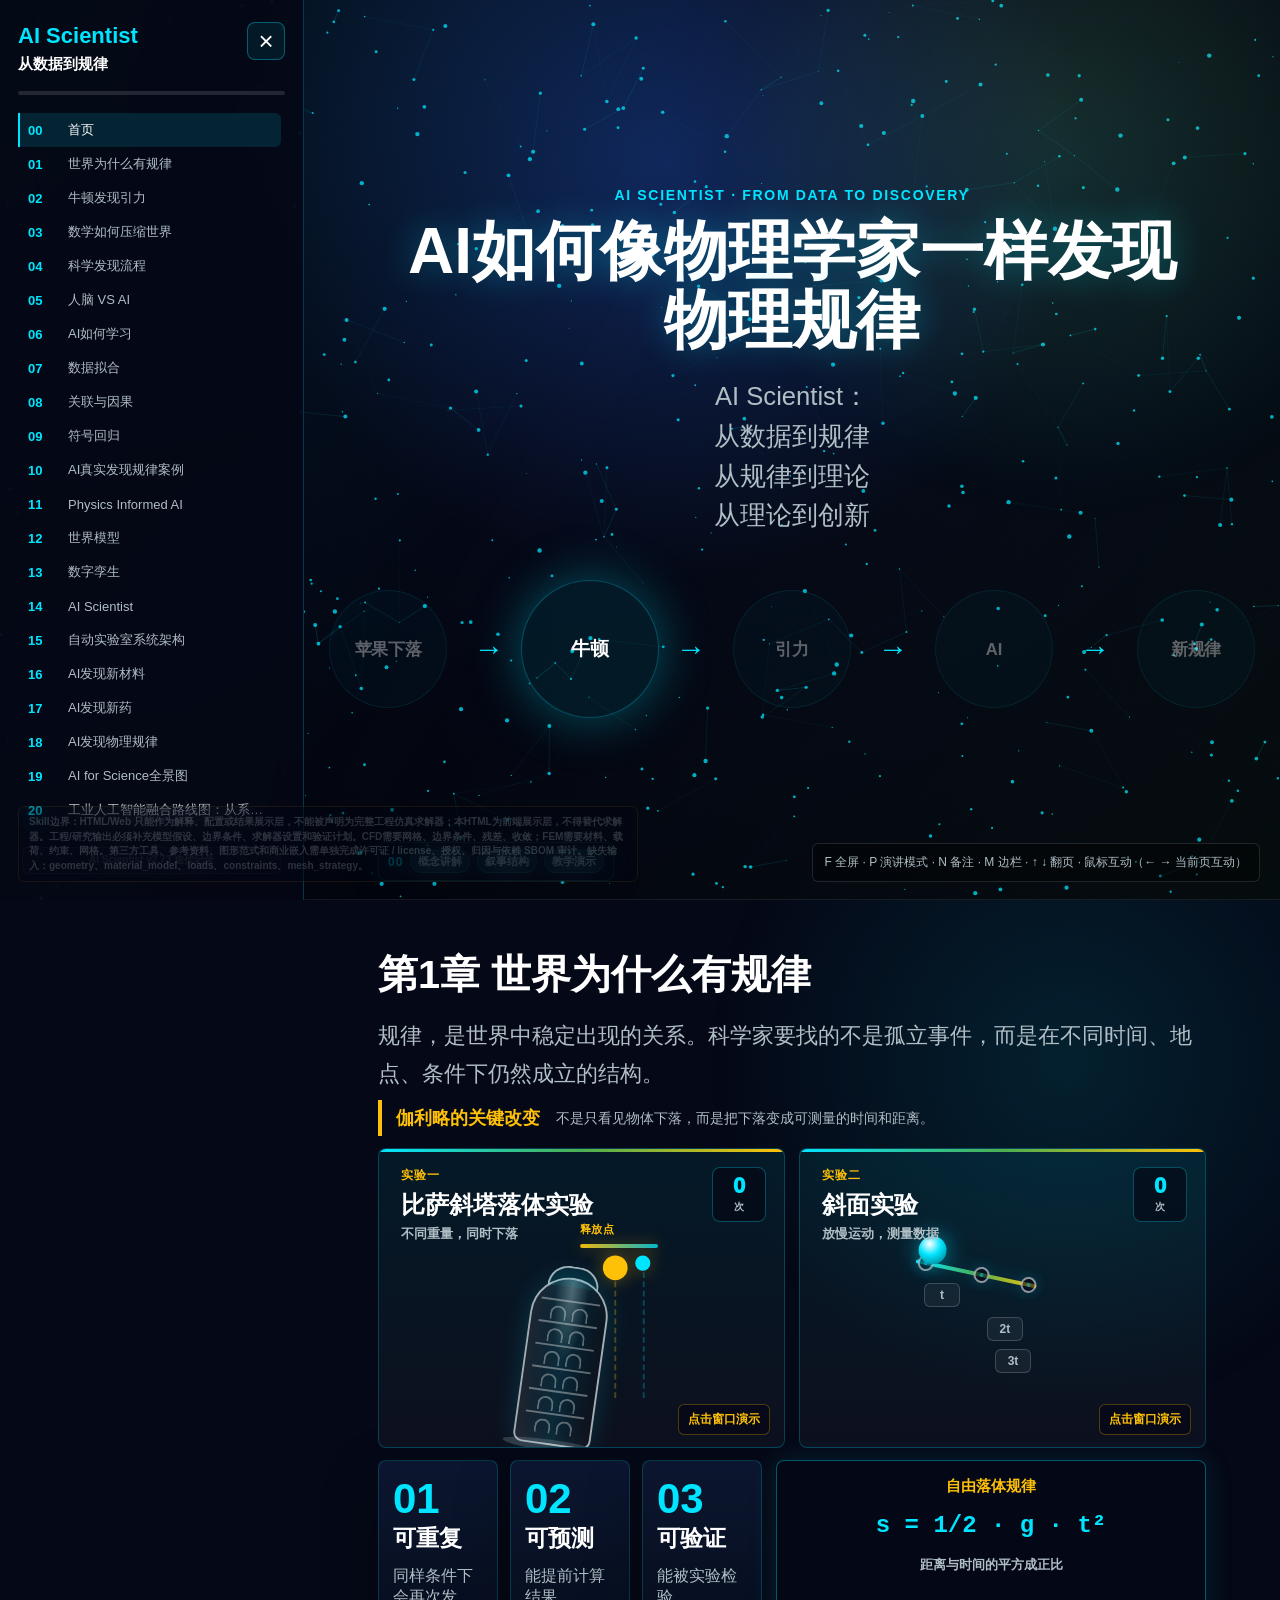
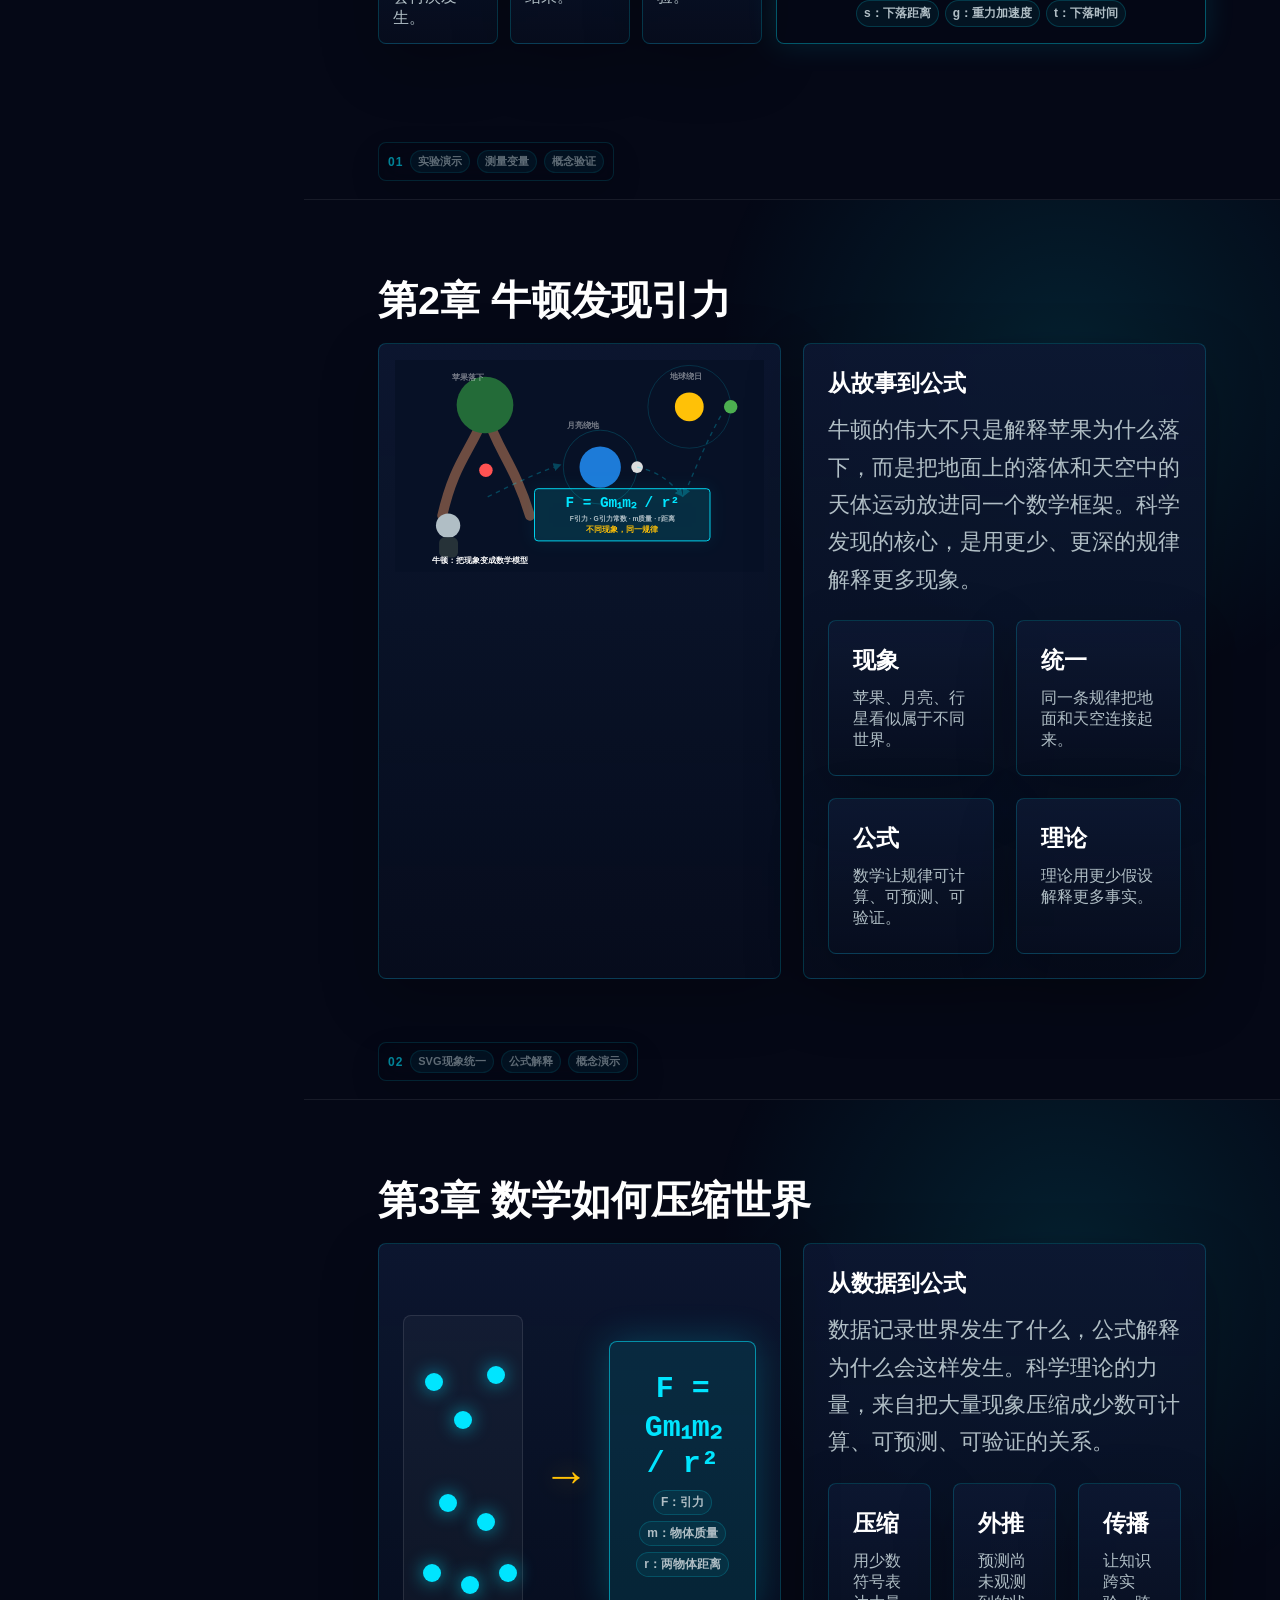
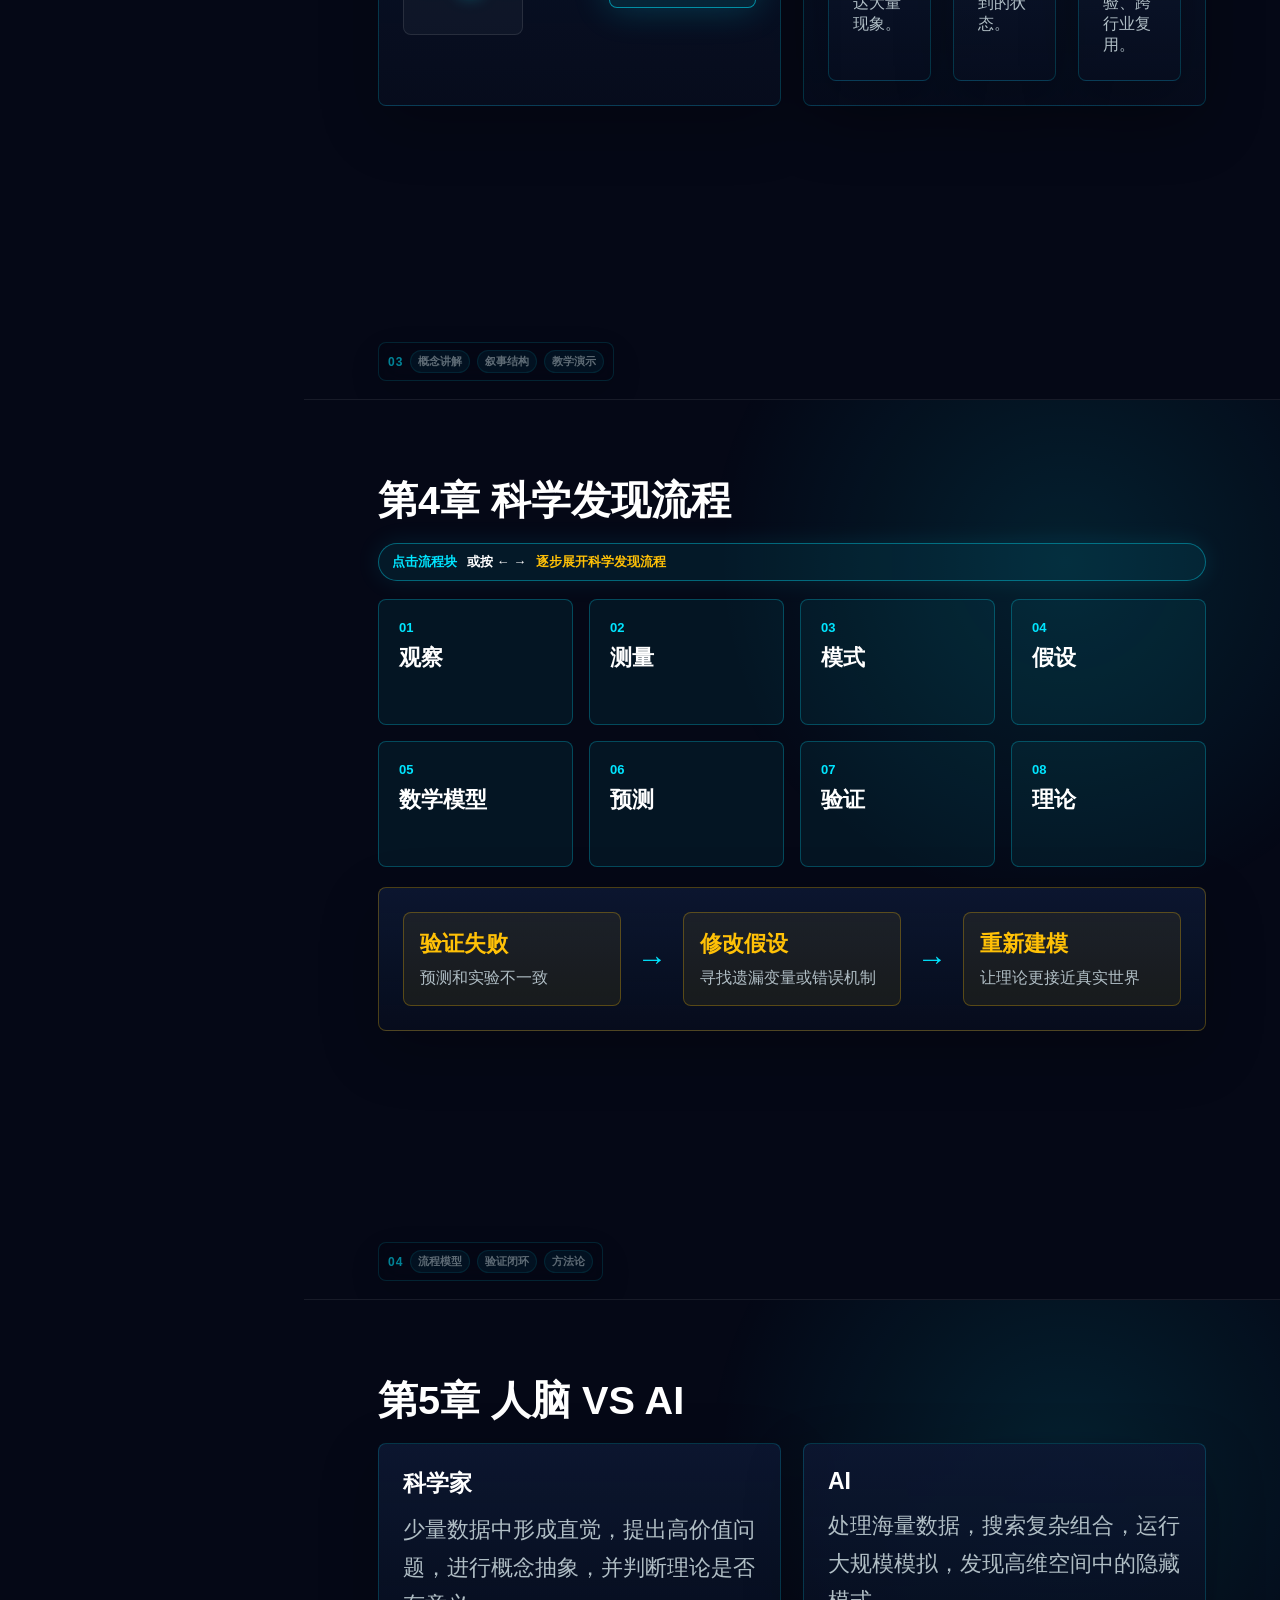
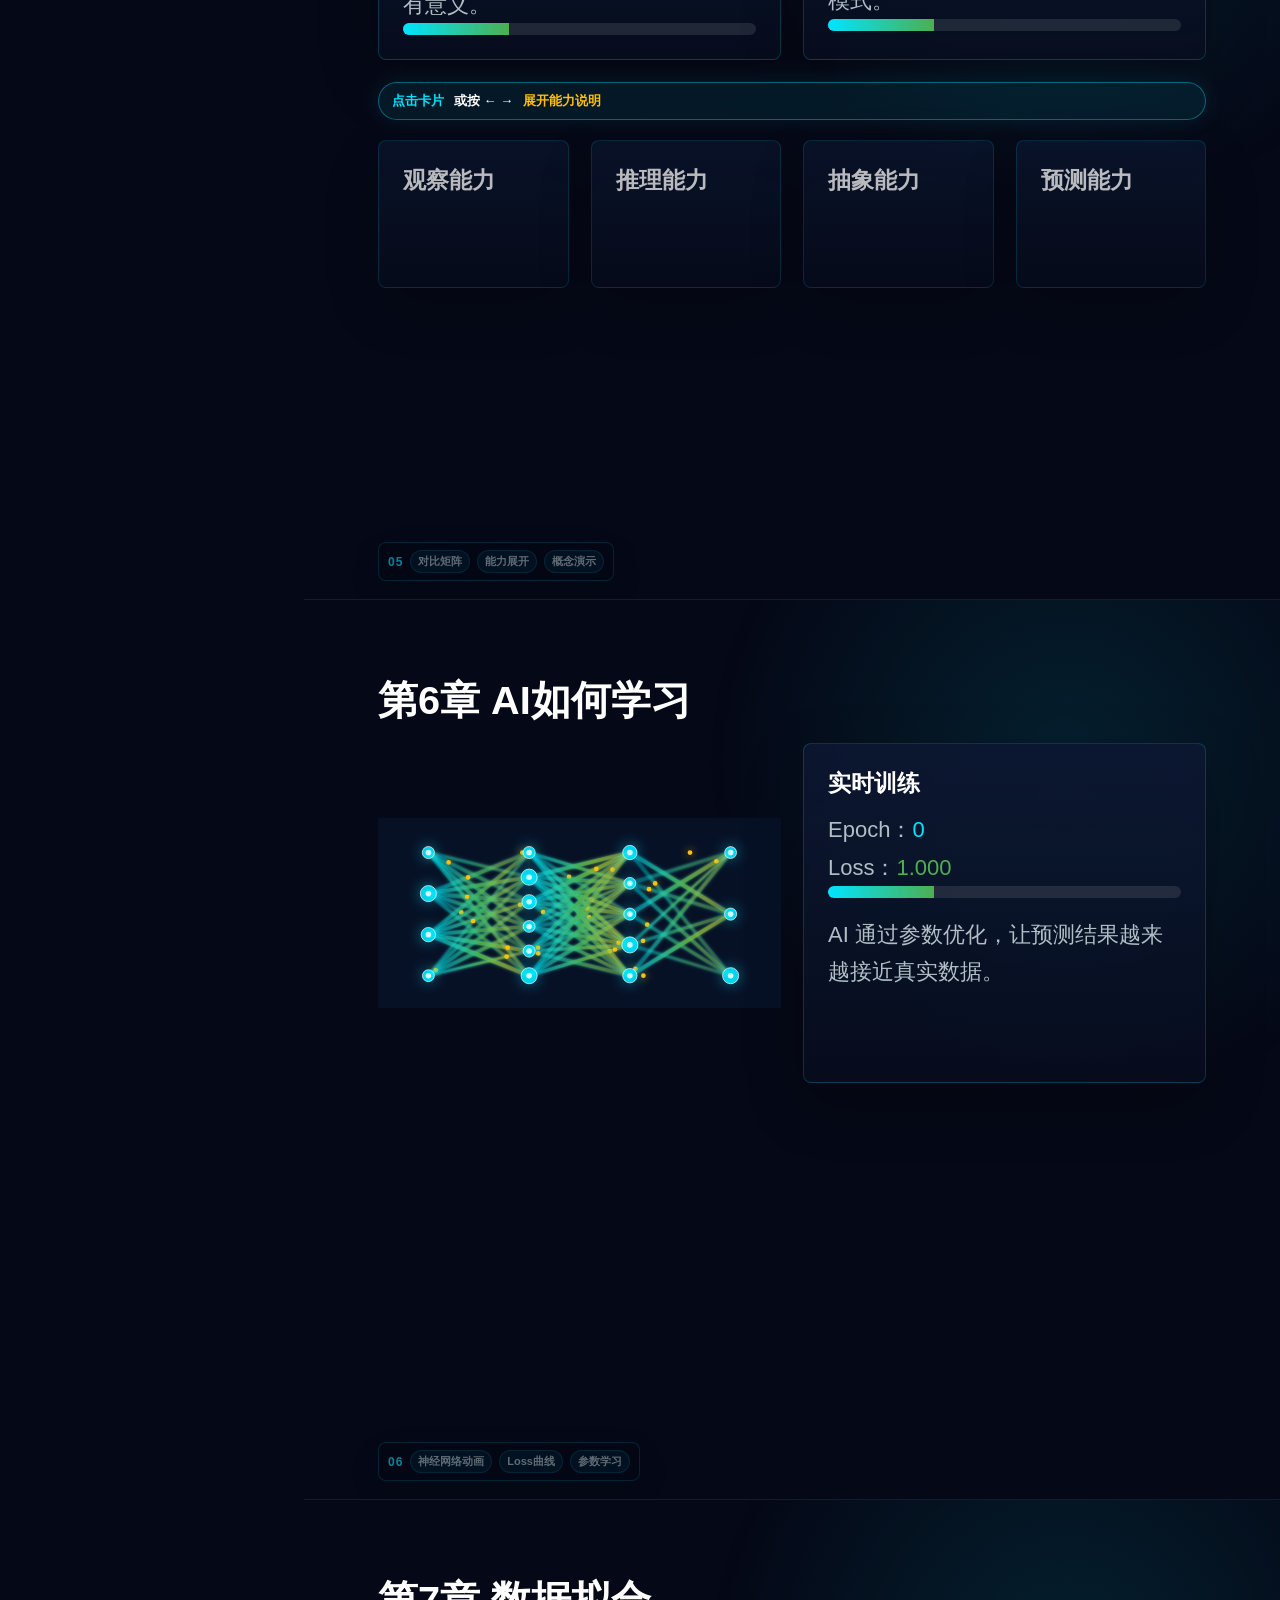
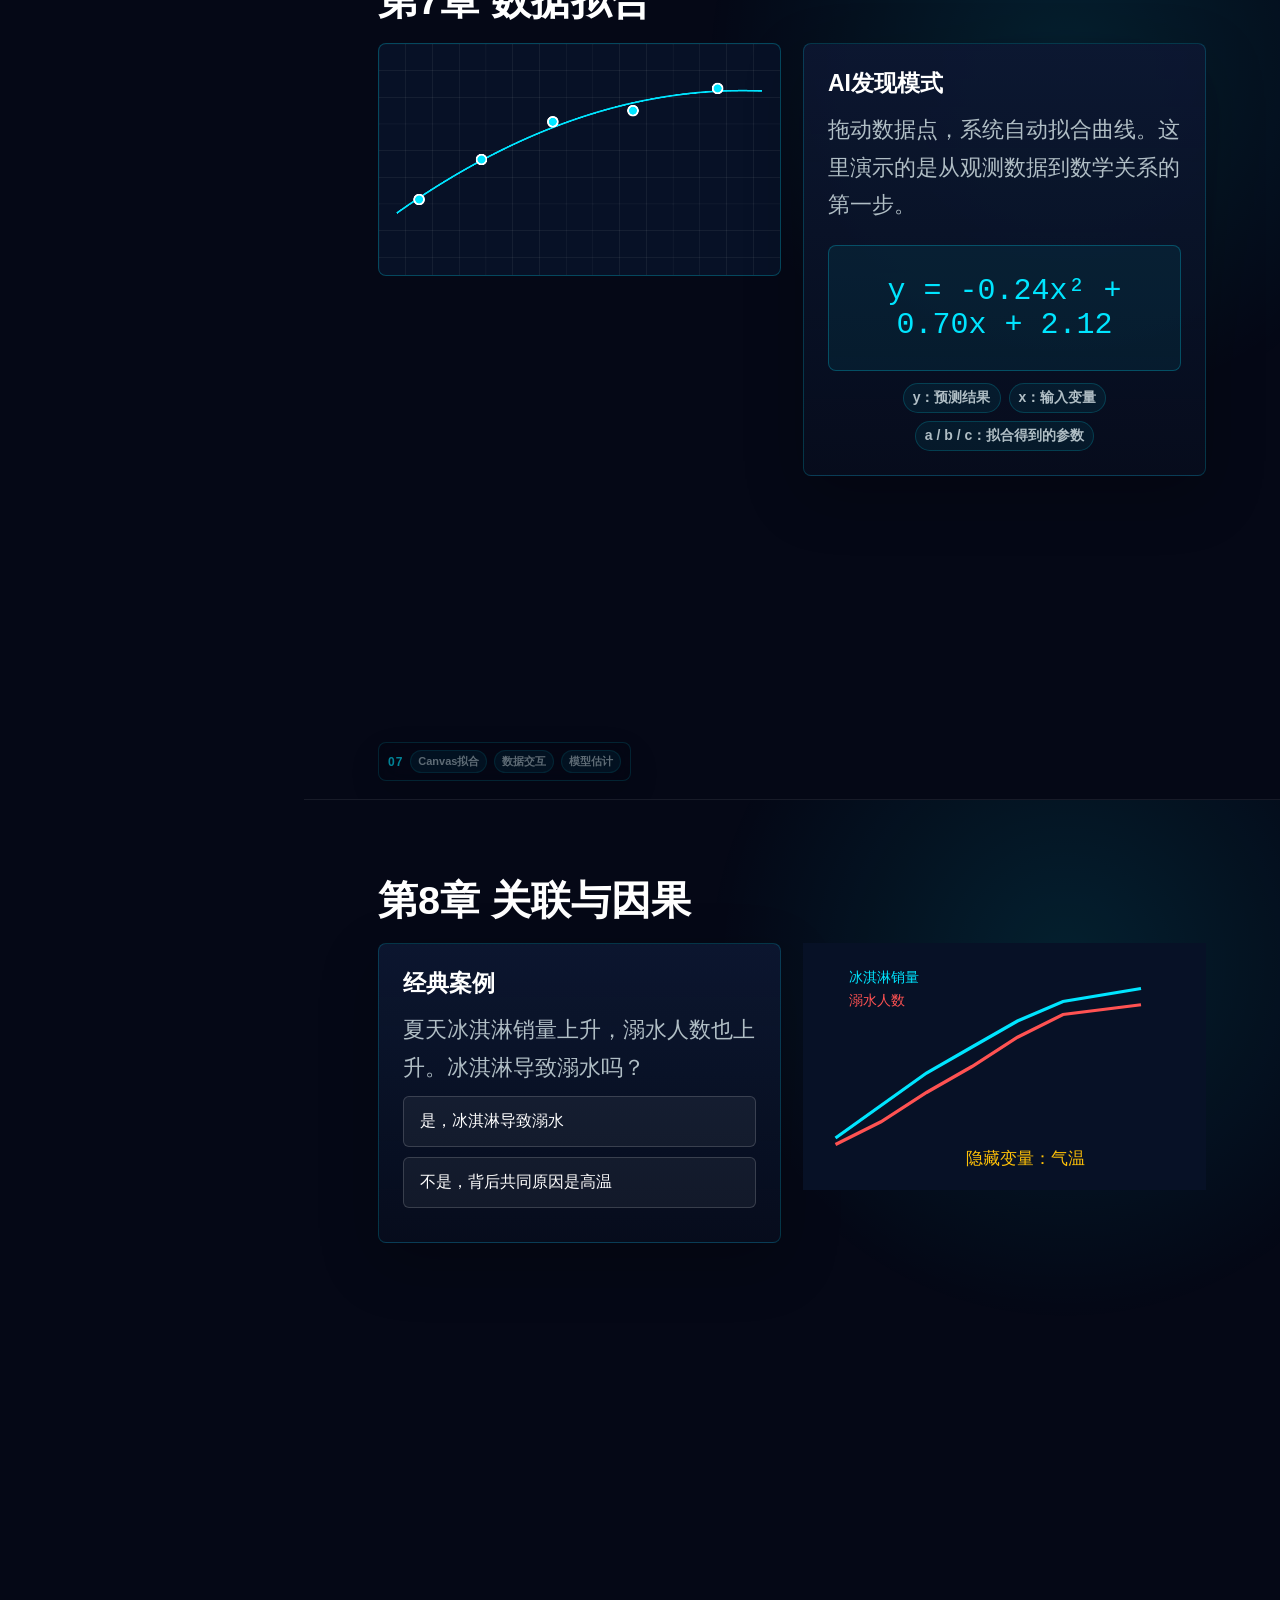
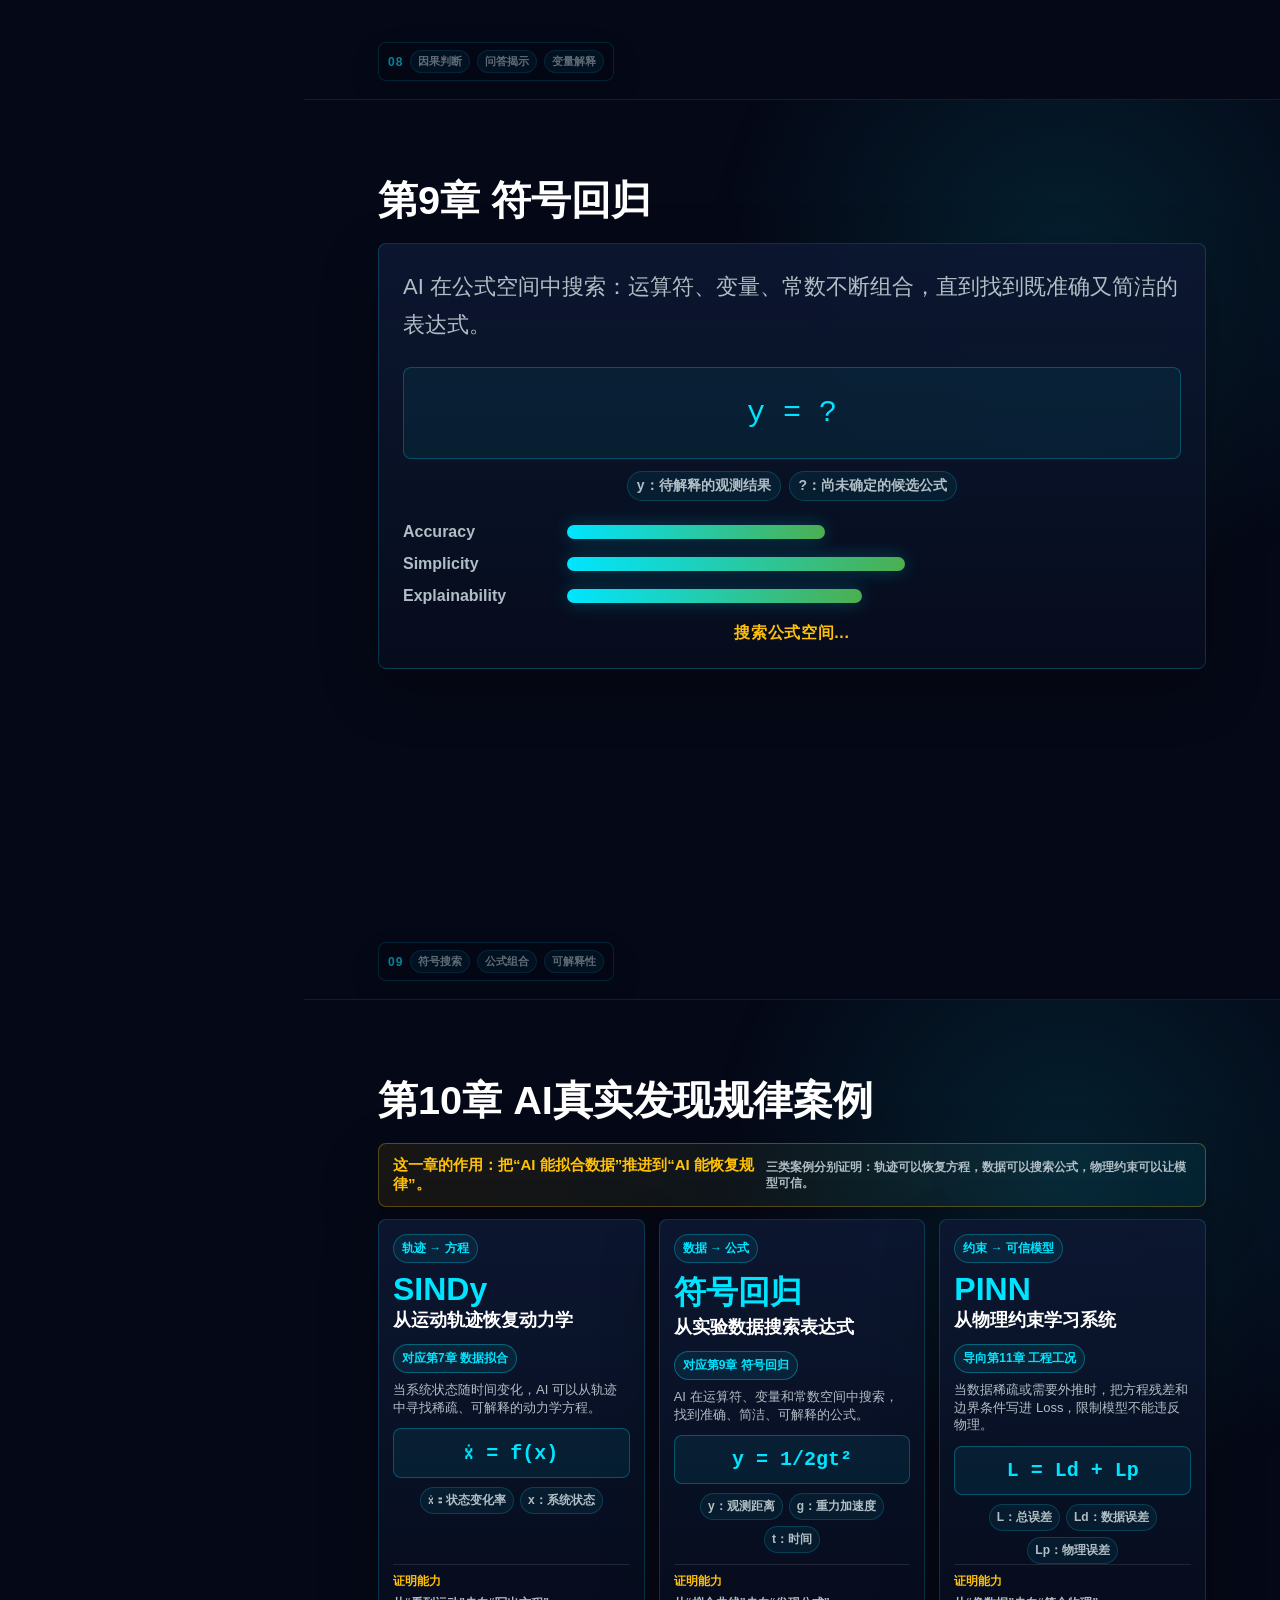
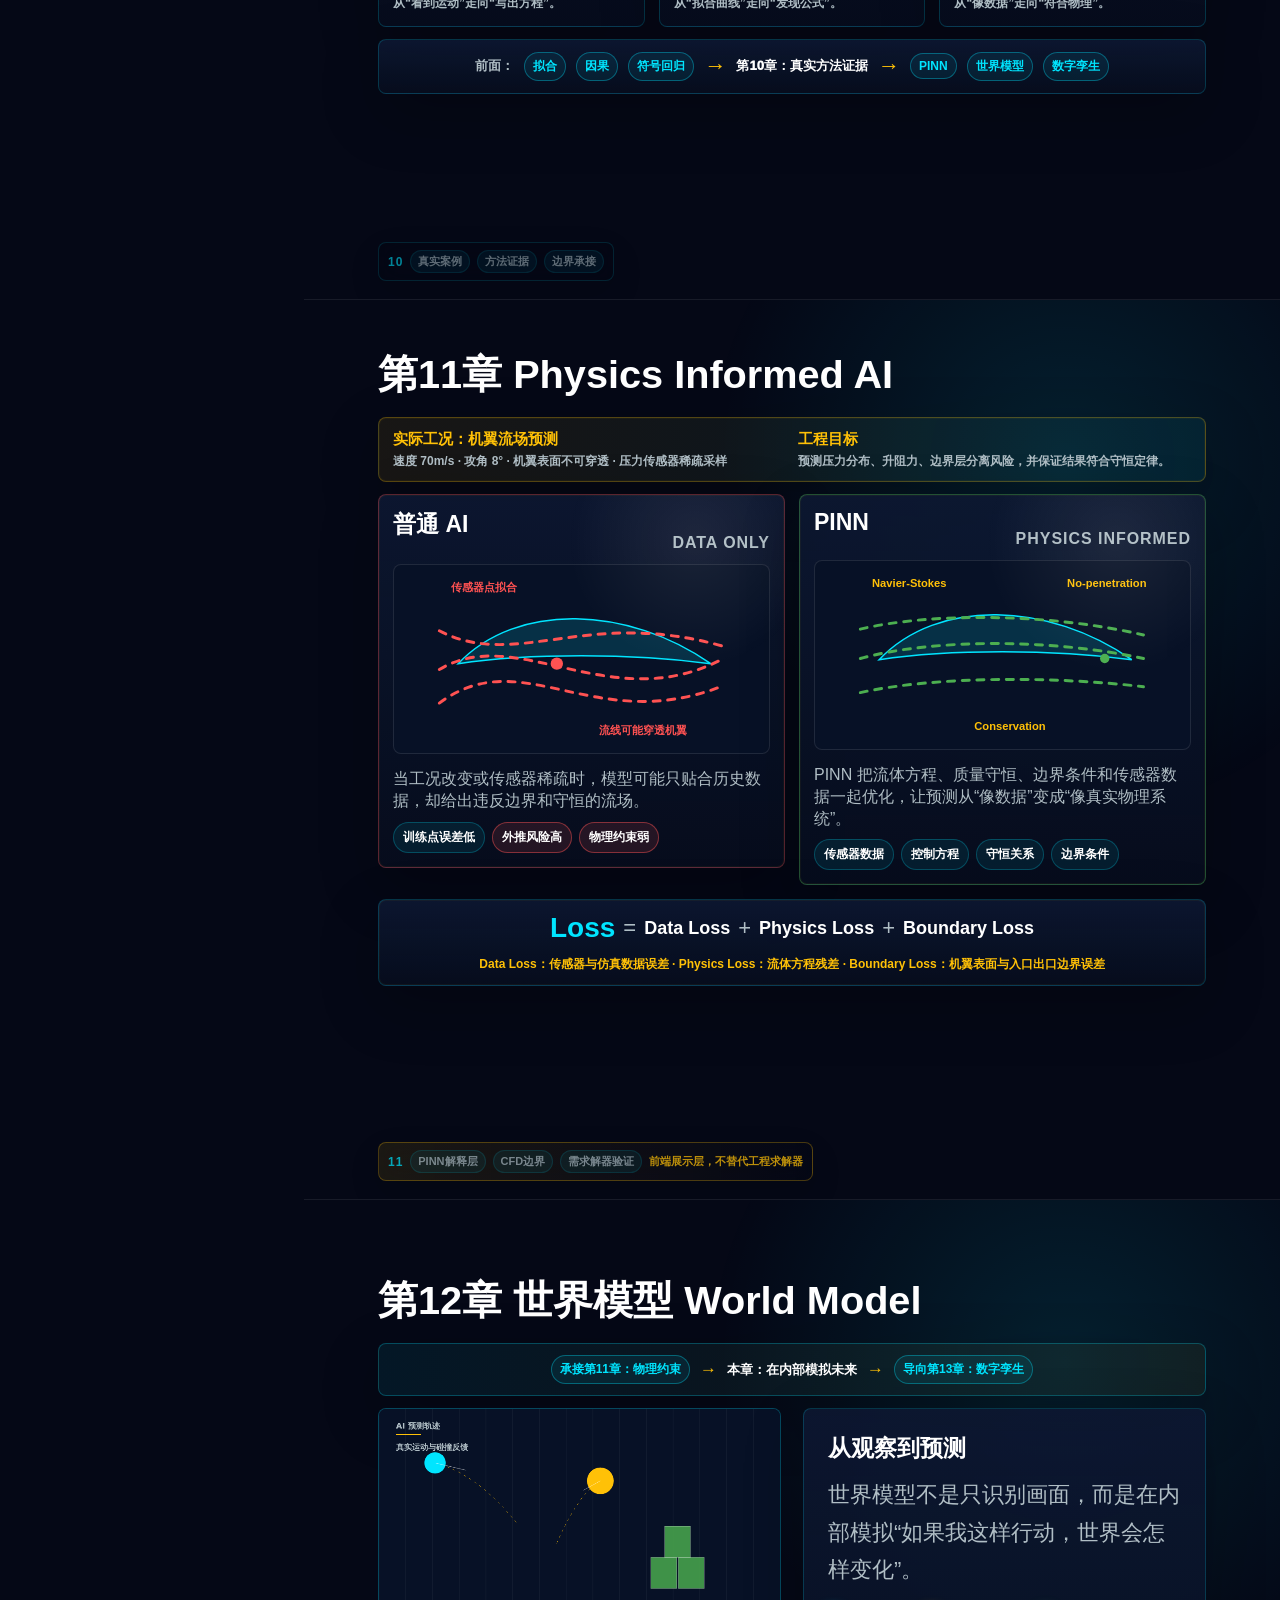
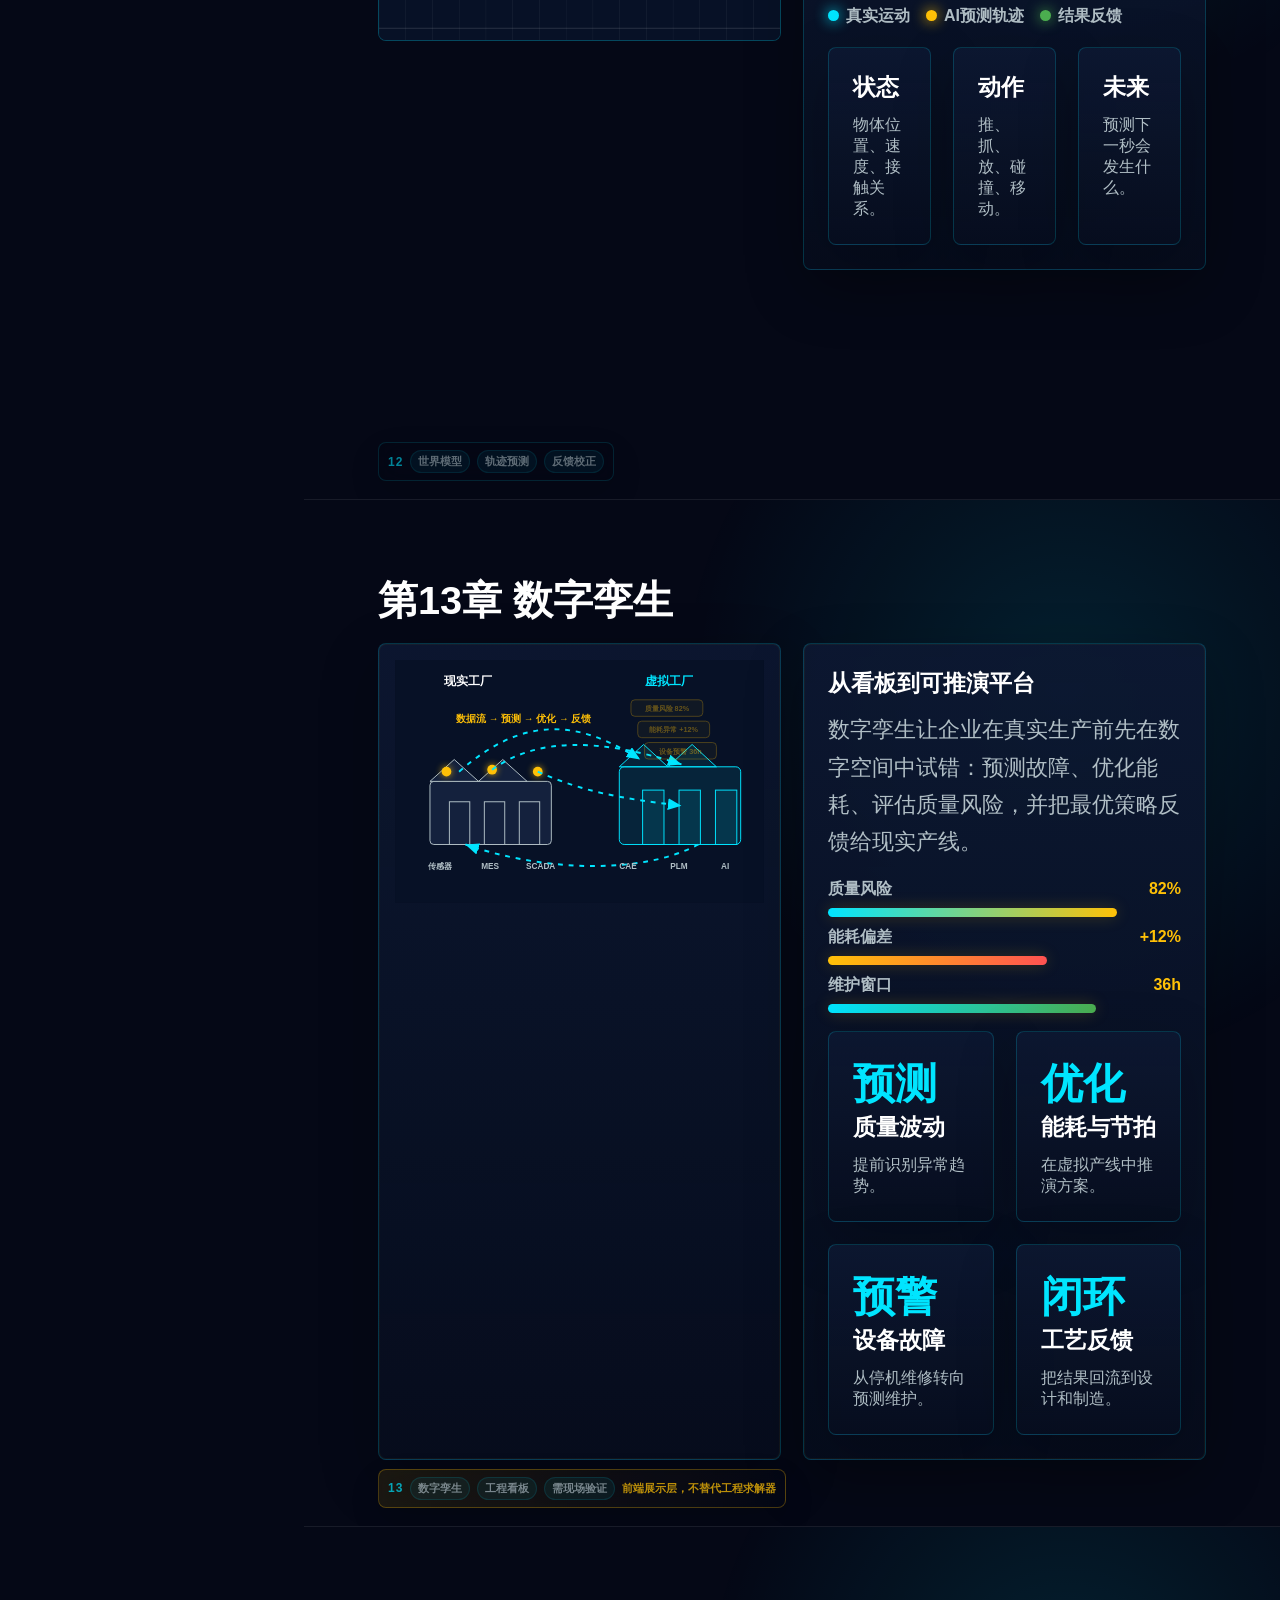
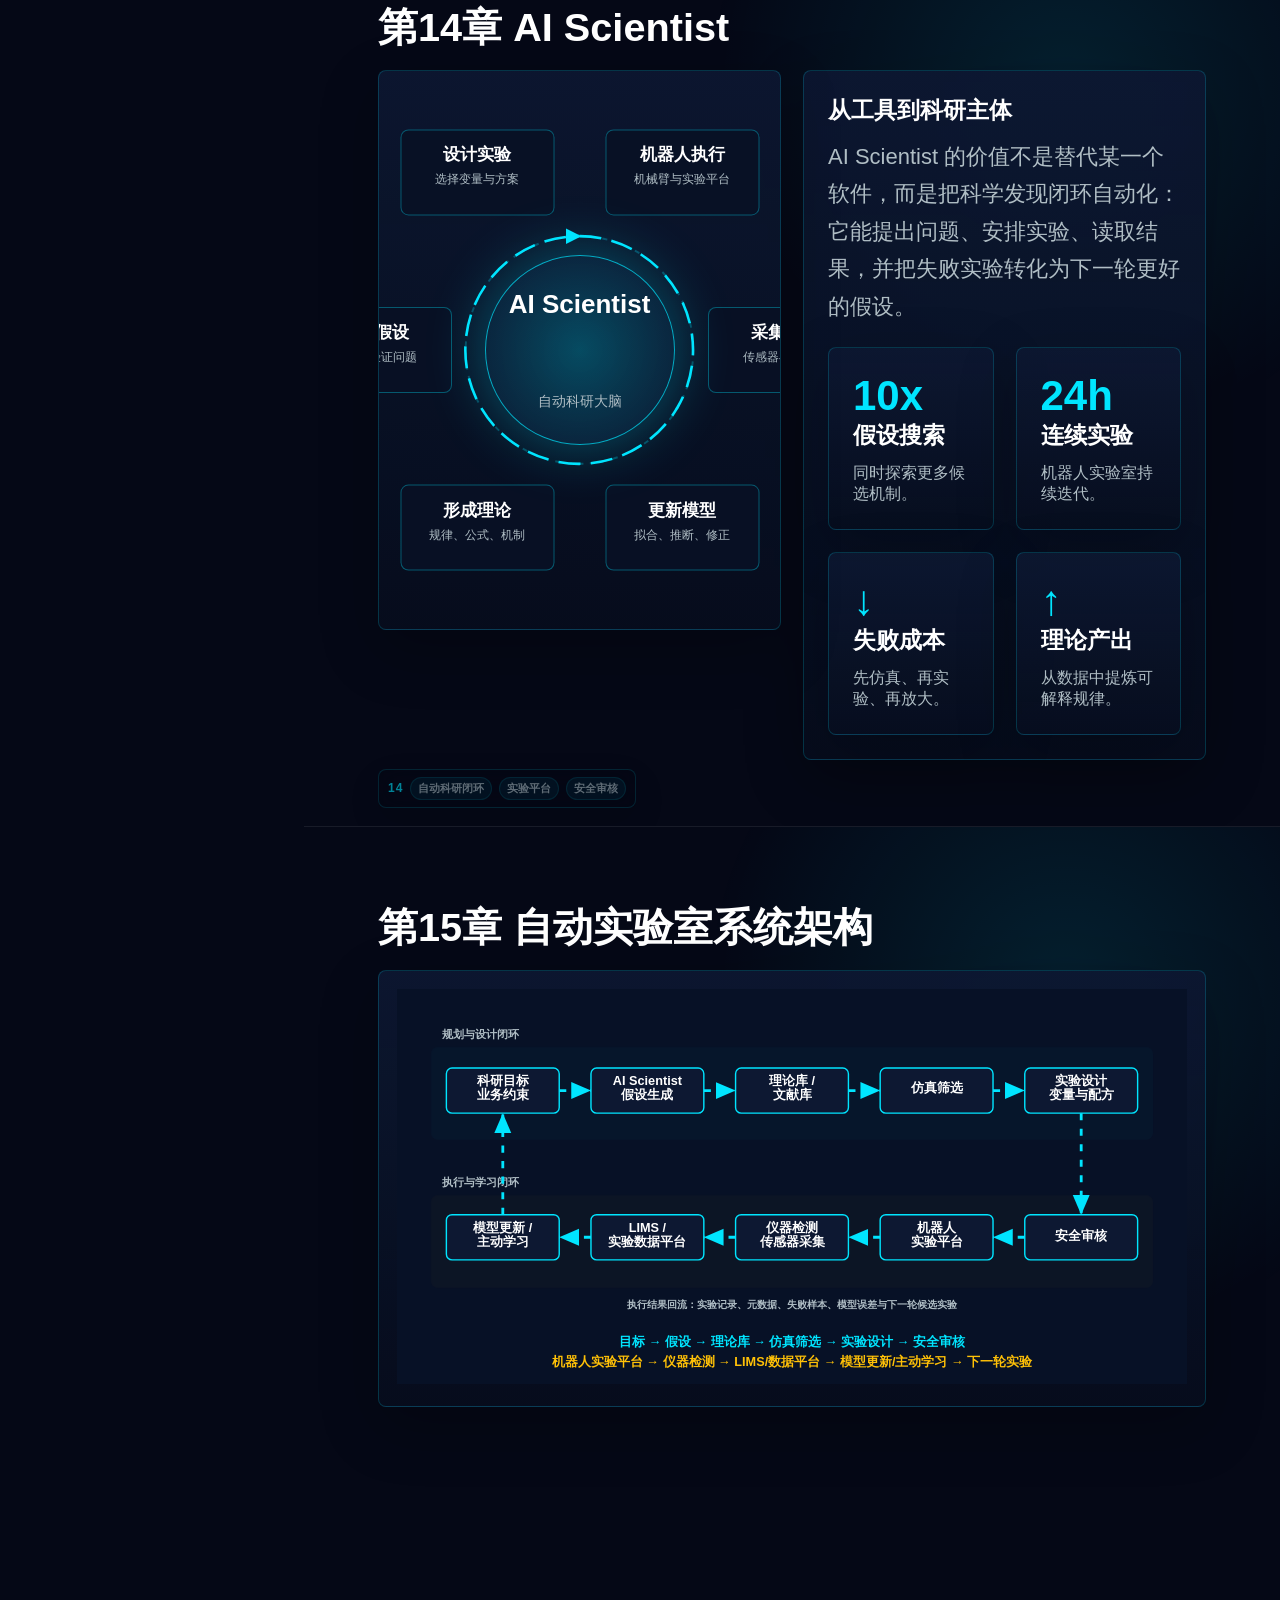
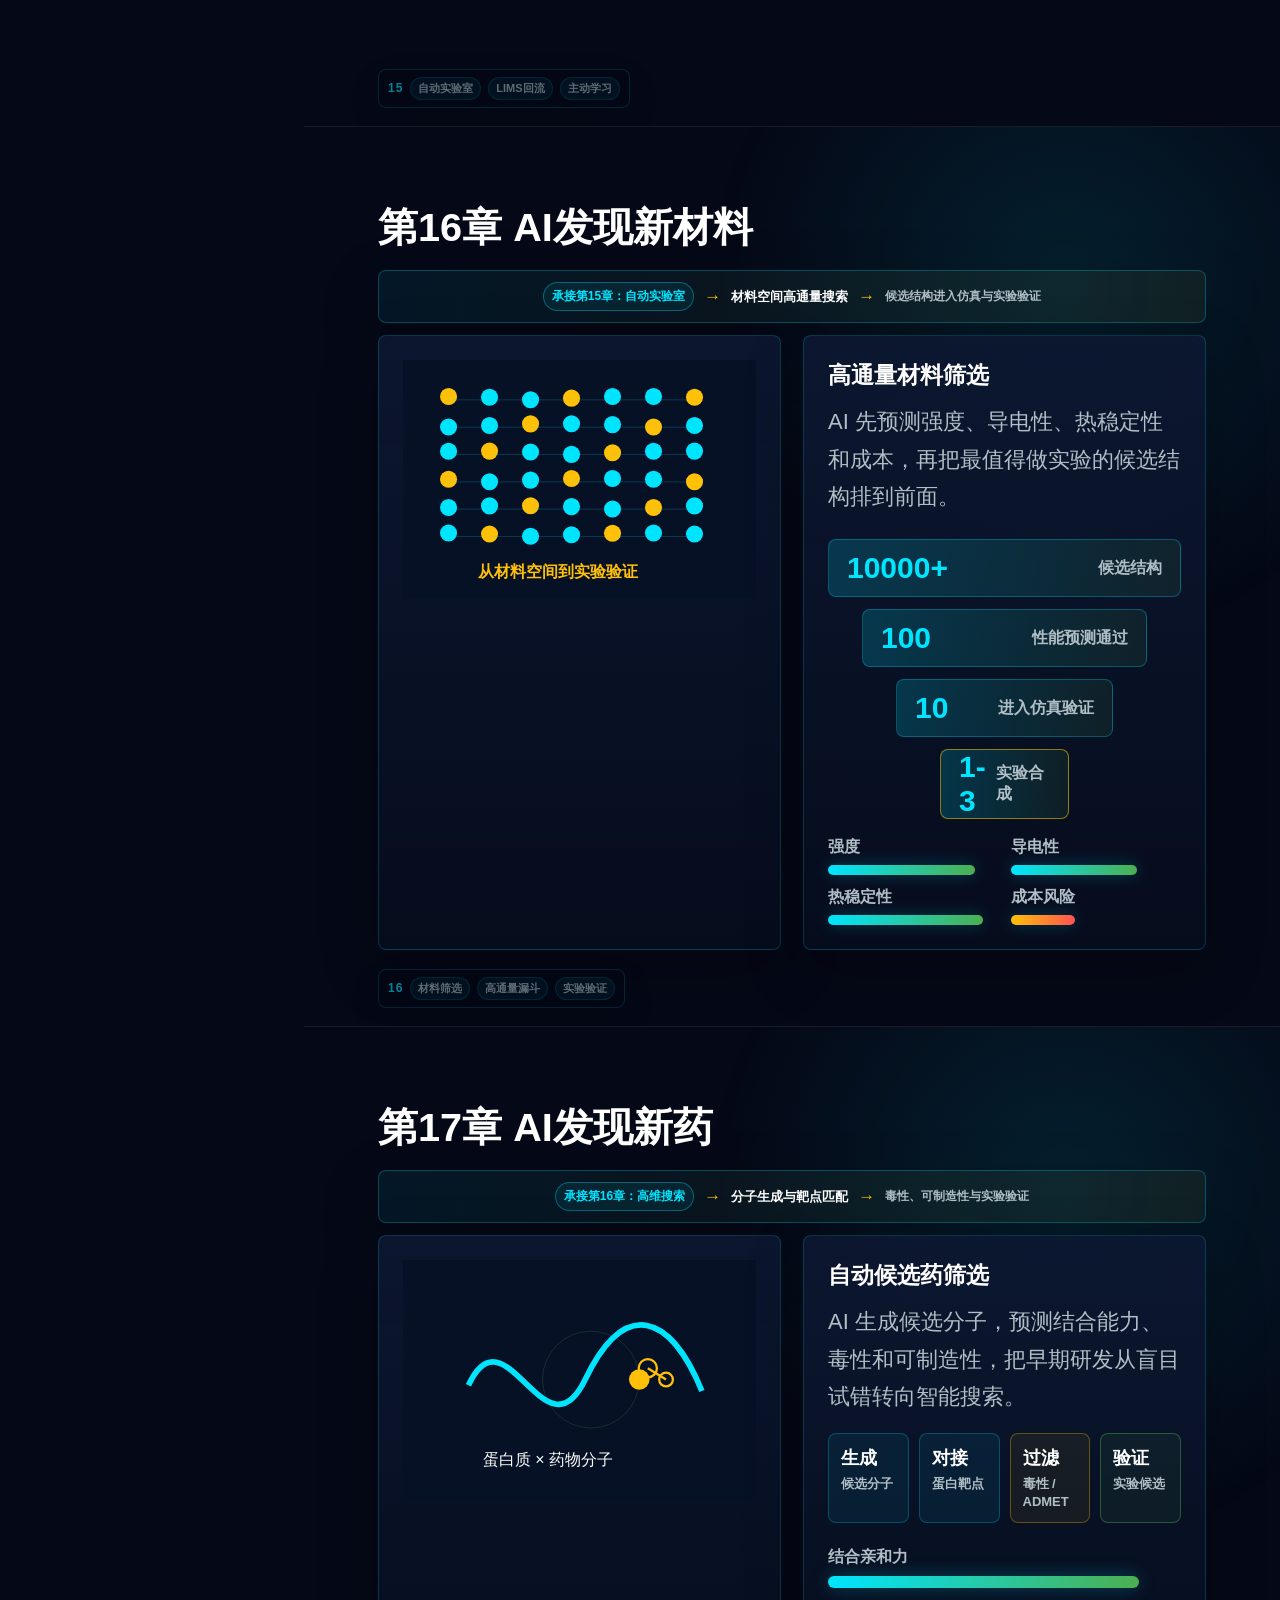
<file: index.html>
<!DOCTYPE html>
<html lang="zh-CN">
<head>
  <meta charset="UTF-8">
  <meta name="viewport" content="width=device-width, initial-scale=1.0">
  <title>AI如何像物理学家一样发现物理规律</title>
  <link rel="stylesheet" href="css/theme.css">
</head>
<body>
  <canvas id="spaceCanvas" aria-hidden="true"></canvas>
  <div class="ambient" aria-hidden="true"></div>

  <nav id="sideNav" class="side-nav" aria-label="章节导航">
    <div class="nav-top">
      <div class="brand">
        <span>AI Scientist</span>
        <strong>从数据到规律</strong>
      </div>
      <button id="navToggle" class="nav-toggle" type="button" aria-label="关闭目录边栏" aria-controls="sideNav" aria-expanded="true">×</button>
    </div>
    <div class="progress-track"><div id="progressBar"></div></div>
    <div id="navList" class="nav-list"></div>
    <a id="versionBadge" class="version-badge" href="version-history.html" target="_blank" rel="noopener">AI Scientist v2.73 迭代记录</a>
  </nav>
  <button id="sidebarToggle" class="sidebar-toggle-fab" type="button" aria-label="打开目录边栏" aria-controls="sideNav" aria-expanded="false">☰</button>

  <main id="deck" class="deck"></main>

  <aside id="notesPanel" class="notes-panel" aria-live="polite">
    <h2>Presenter Notes</h2>
    <div id="notesContent"></div>
  </aside>

  <div id="skillCompliance" class="skill-compliance-note">Skill边界：HTML/Web 只能作为解释、配置或结果展示层，不能被声明为完整工程仿真求解器；本HTML为前端展示层，不得替代求解器。工程/研究输出必须补充模型假设、边界条件、求解器设置和验证计划。CFD需要网格、边界条件、残差、收敛；FEM需要材料、载荷、约束、网格。第三方工具、参考资料、图形范式和商业嵌入需单独完成许可证 / license、授权、归因与依赖 SBOM 审计。缺失输入：geometry、material_model、loads、constraints、mesh_strategy。</div>
  <div class="control-hint">F 全屏 · P 演讲模式 · N 备注 · M 边栏 · ↑ ↓ 翻页 · 鼠标互动（← → 当前页互动）</div>

  <script src="js/content.js"></script>
  <script src="js/app.js"></script>
</body>
</html>
</file>
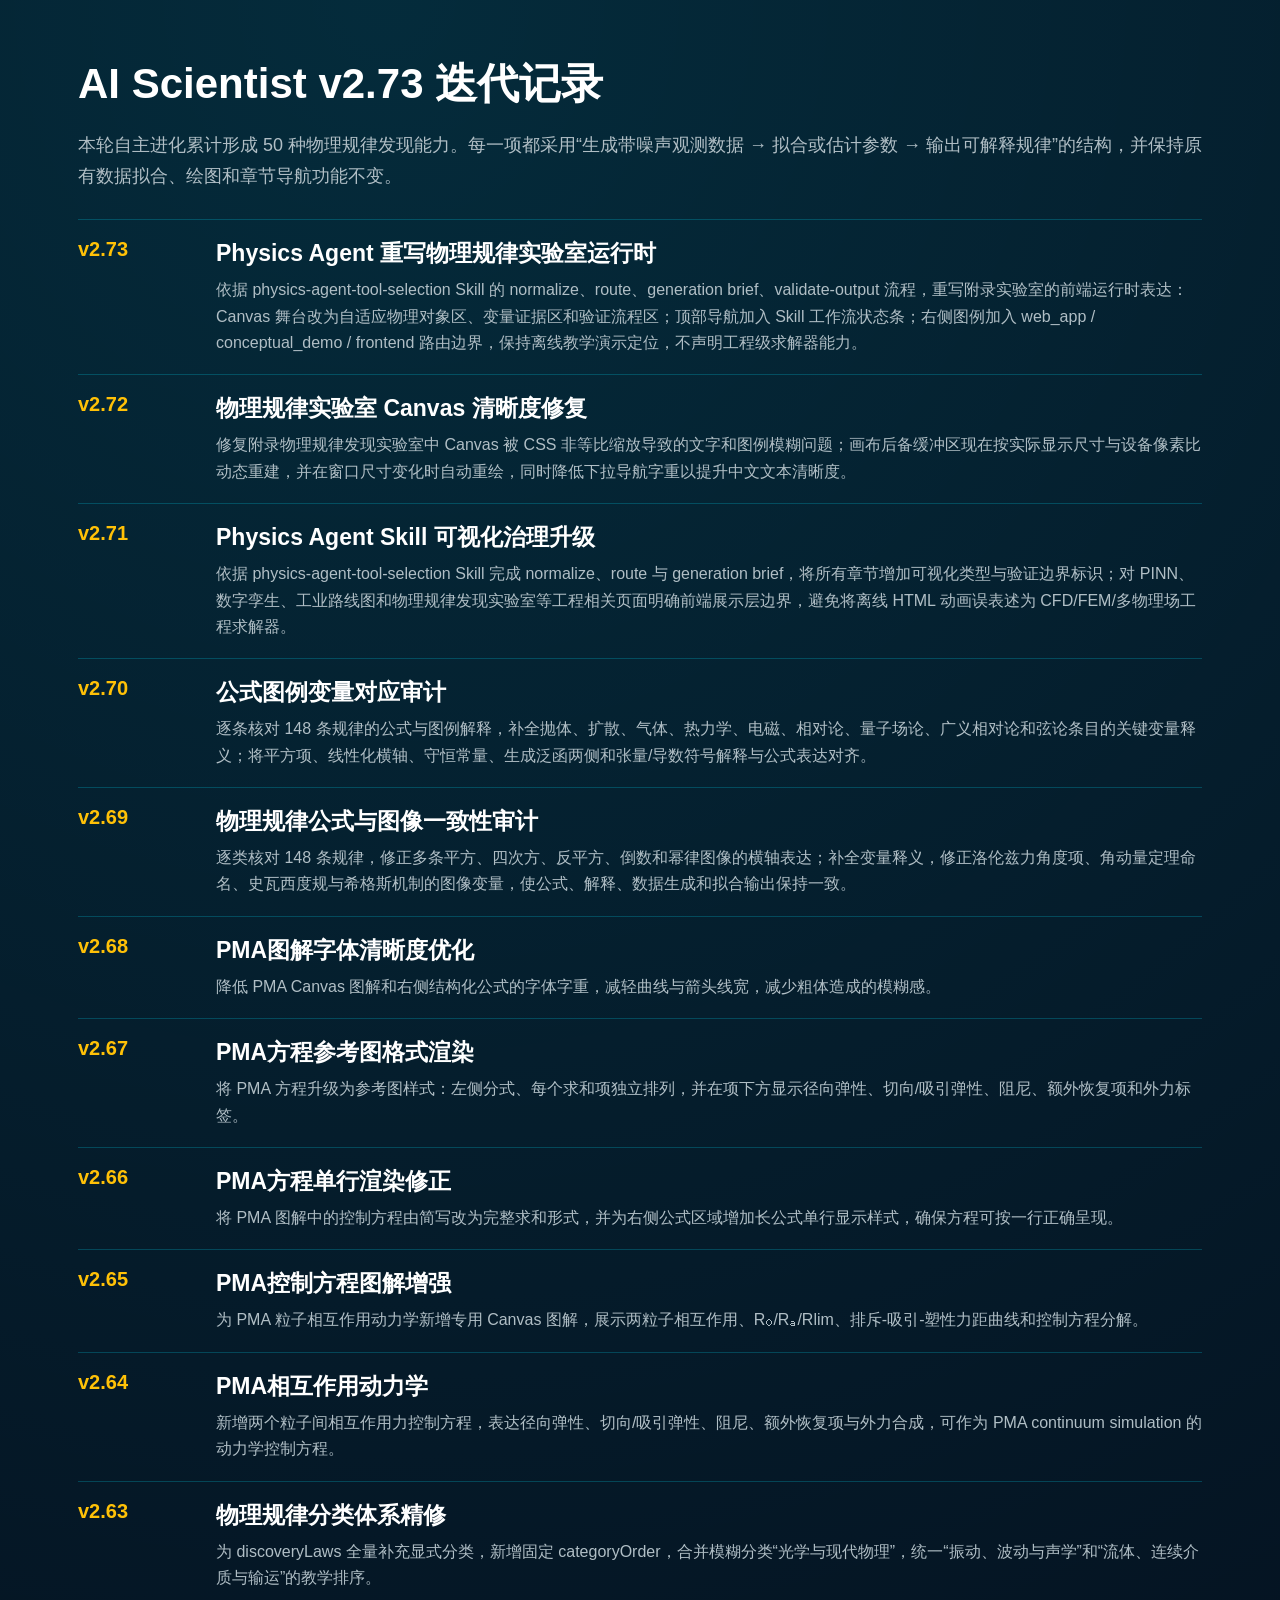
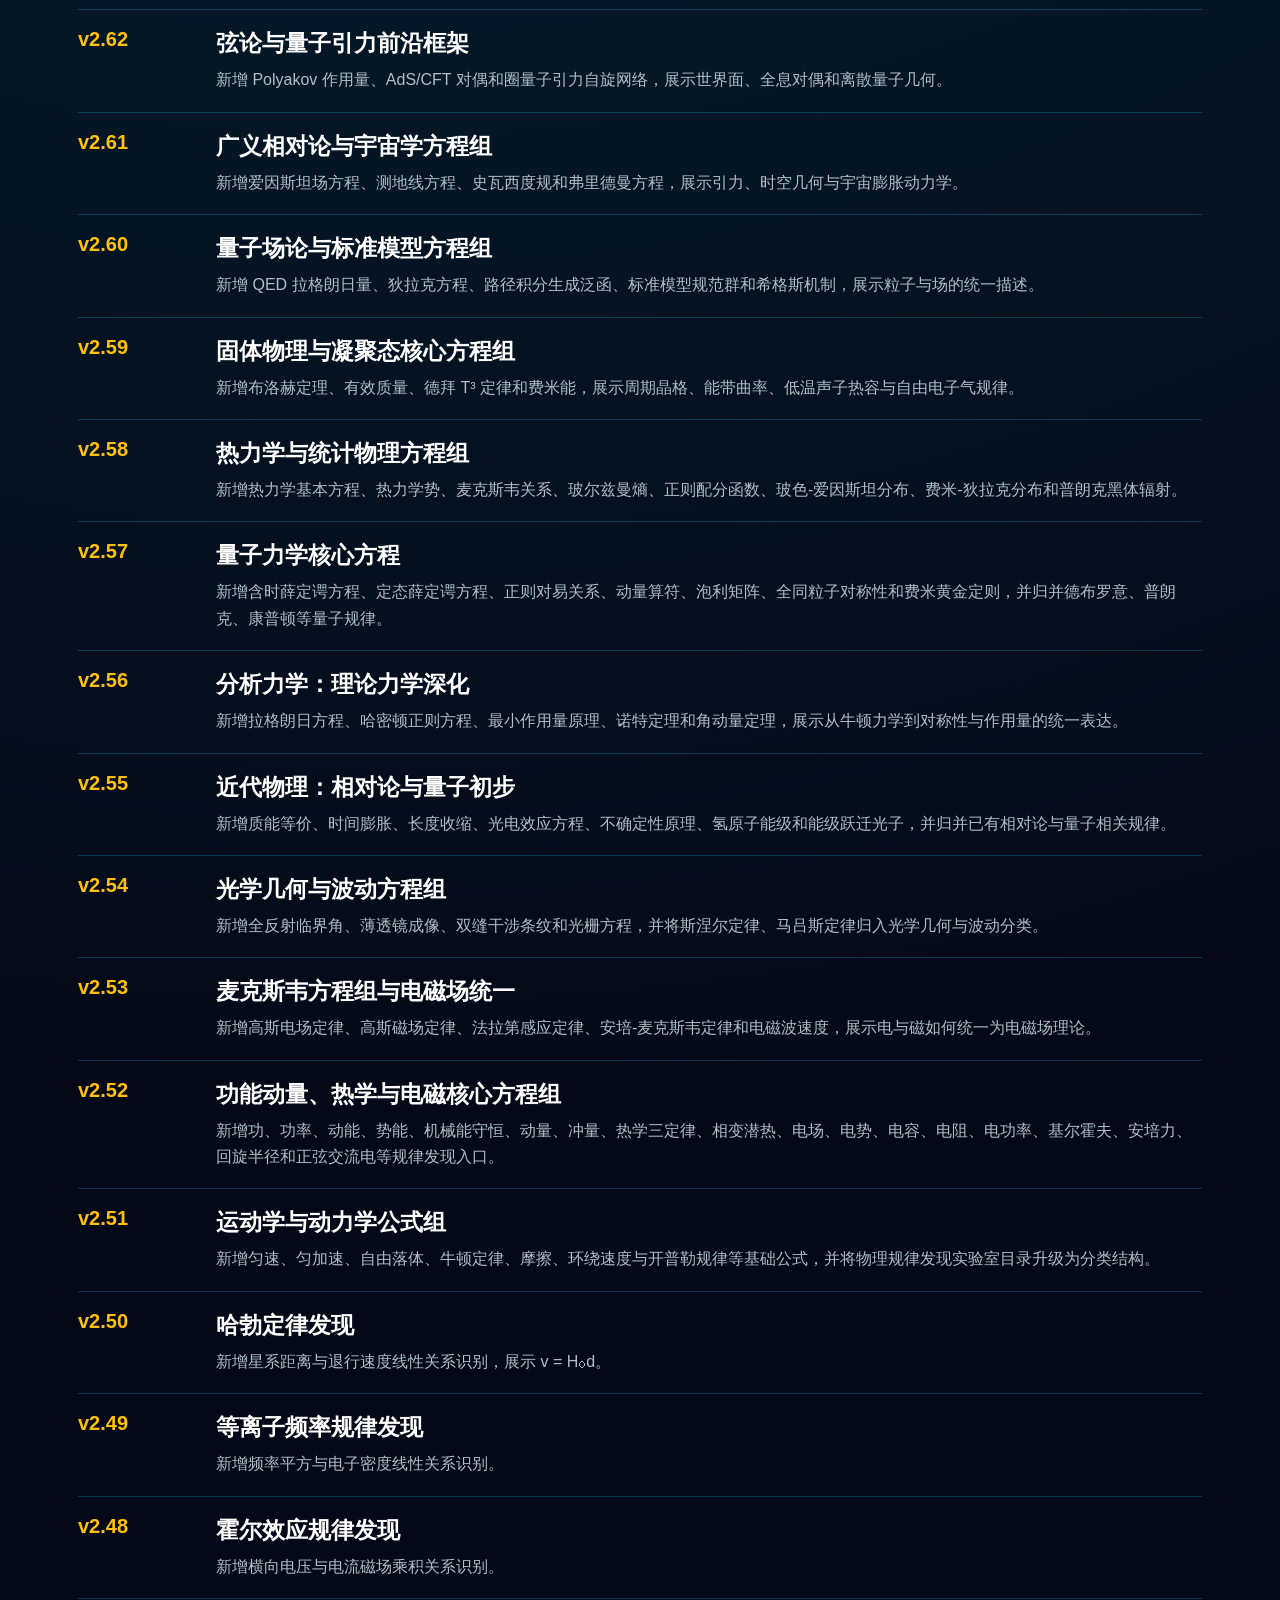
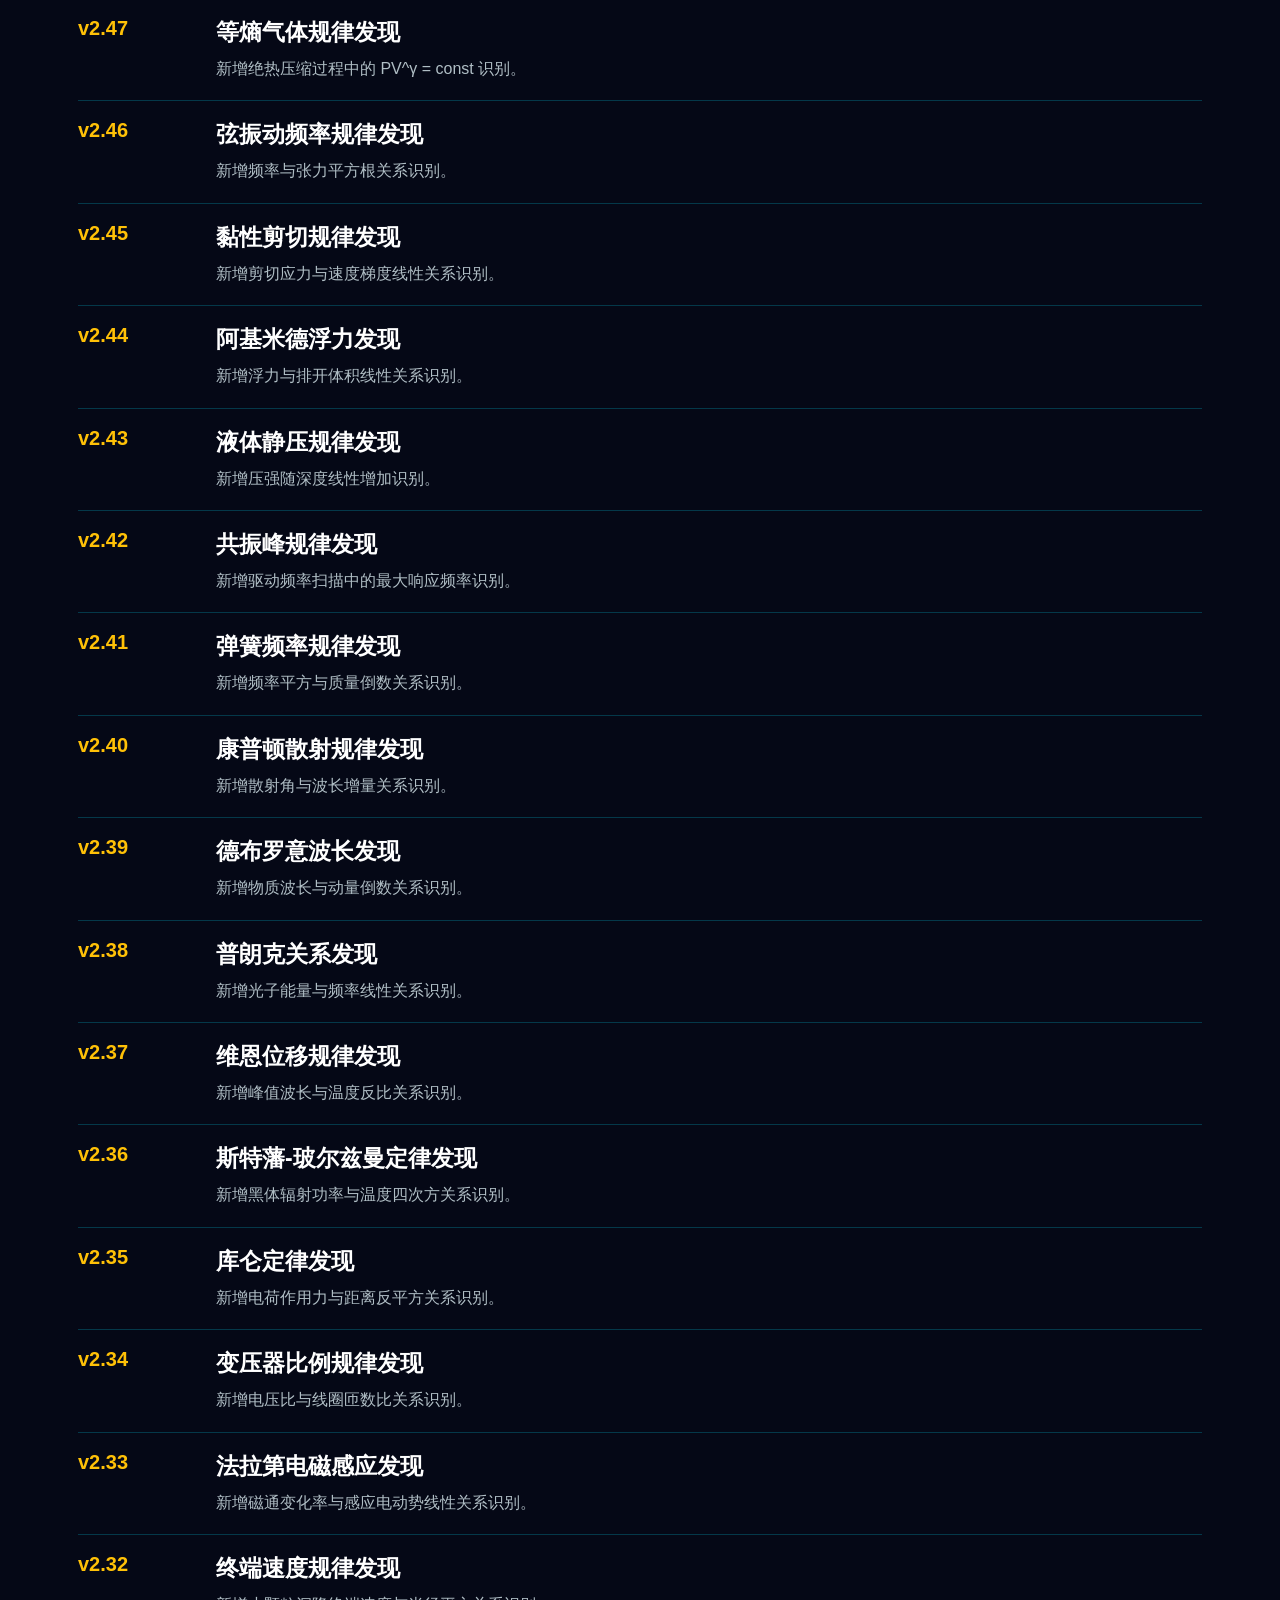
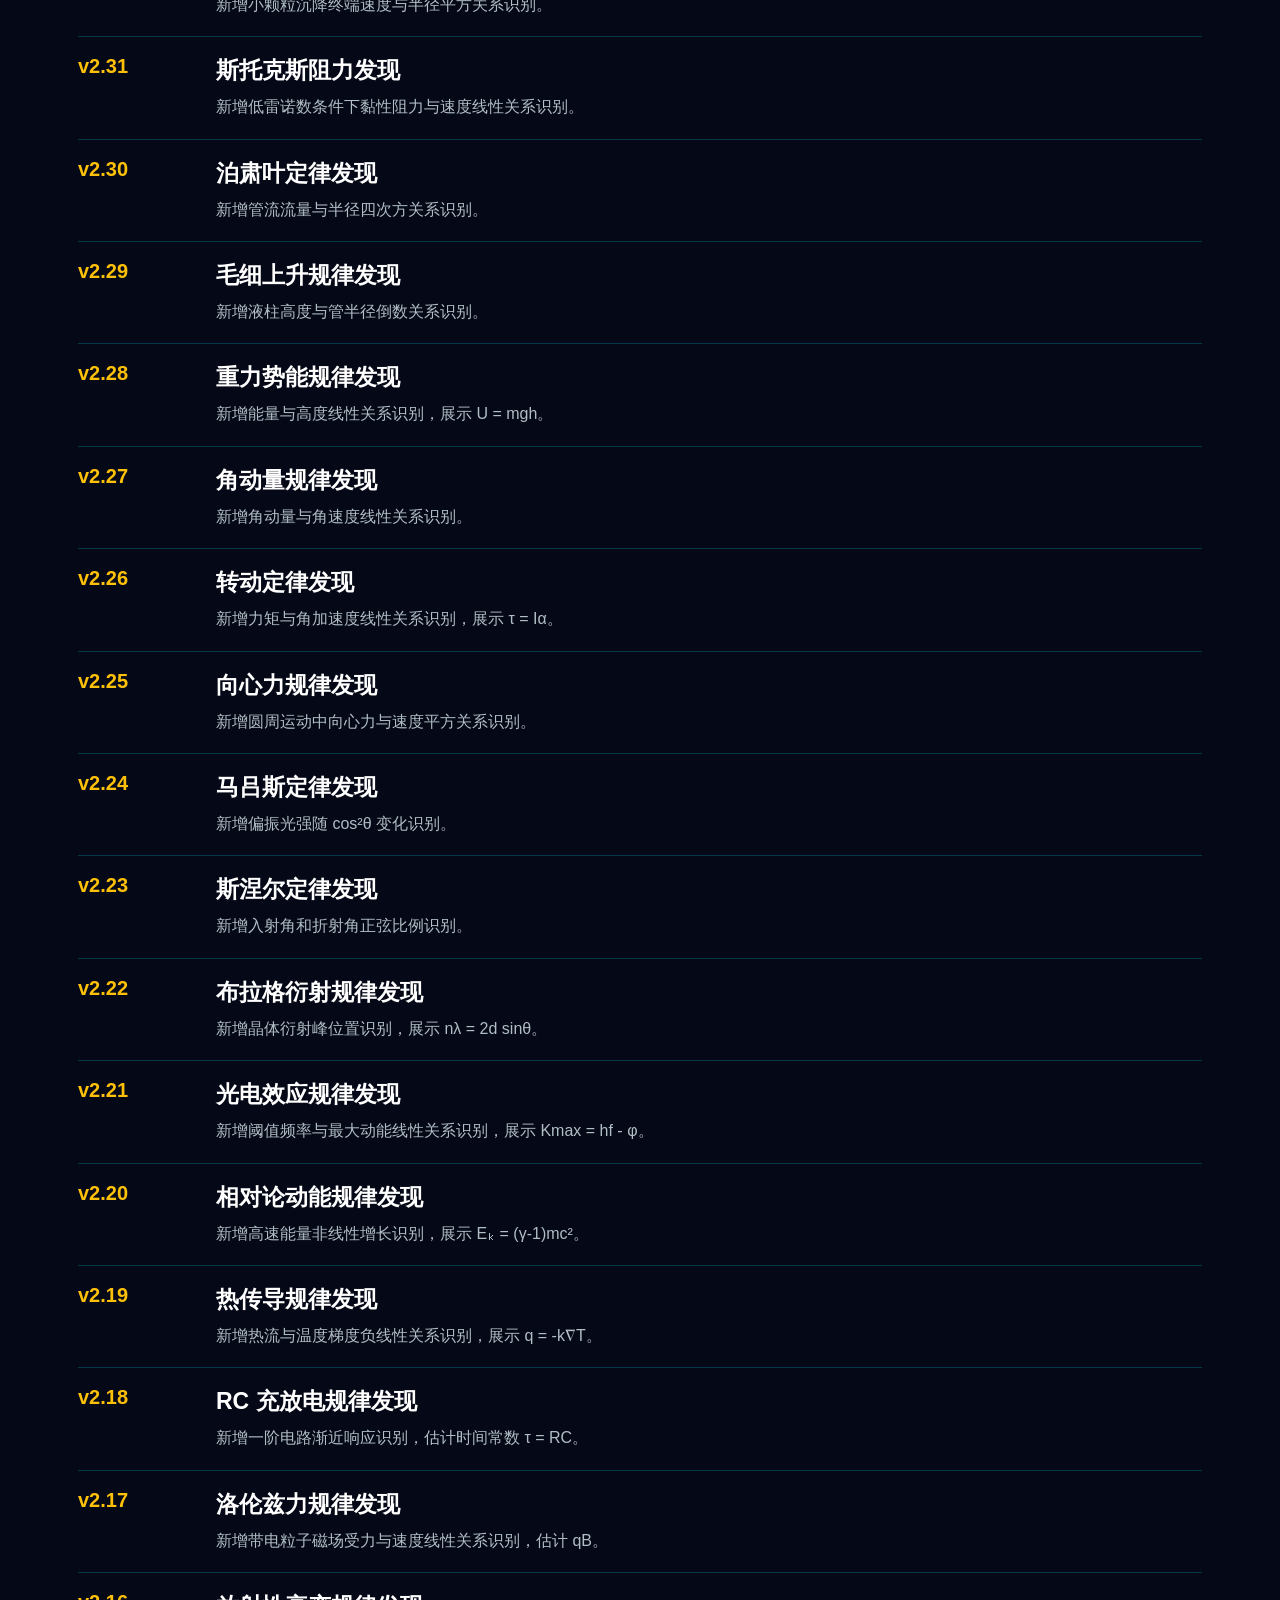
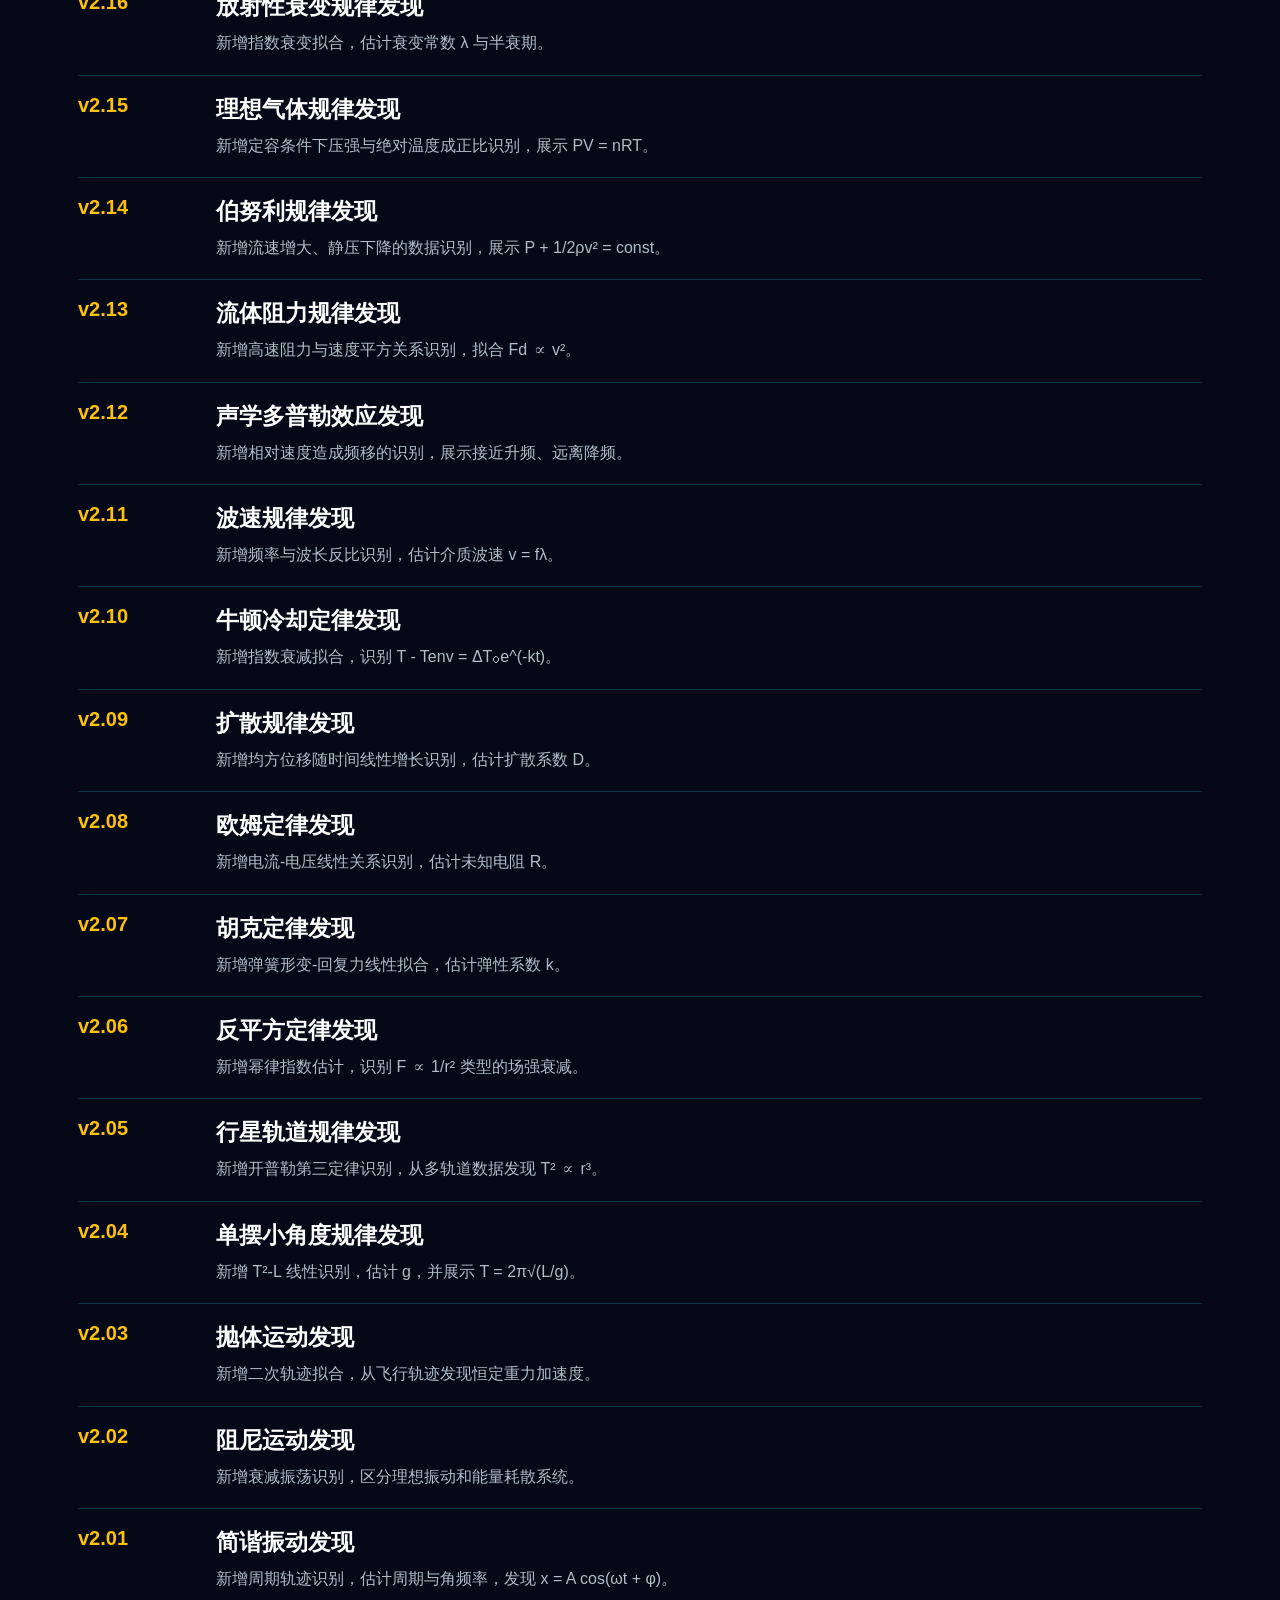
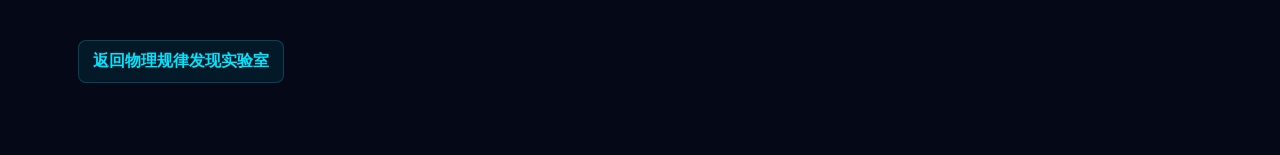
<file: version-history.html>
<!DOCTYPE html>
<html lang="zh-CN">
<head>
  <meta charset="UTF-8">
  <meta name="viewport" content="width=device-width, initial-scale=1.0">
  <title>AI Scientist 版本迭代记录</title>
  <style>
    :root{--bg:#050816;--cyan:#00E5FF;--green:#4CAF50;--amber:#FFC107;--muted:#B0BEC5;--line:rgba(0,229,255,.22)}
    *{box-sizing:border-box}
    body{margin:0;background:radial-gradient(circle at 30% 0,rgba(0,229,255,.16),transparent 34%),var(--bg);color:#fff;font-family:"Microsoft YaHei",Arial,sans-serif}
    main{max-width:1180px;margin:0 auto;padding:56px 28px 72px}
    a{color:var(--cyan);text-decoration:none}
    h1{font-size:42px;margin:0 0 12px}
    .lead{color:var(--muted);font-size:18px;line-height:1.7;margin-bottom:28px}
    .version{display:grid;grid-template-columns:120px 1fr;gap:18px;padding:18px 0;border-top:1px solid var(--line)}
    .version b{color:var(--amber);font-size:20px}
    .version h2{margin:0 0 8px;font-size:23px}
    .version p{margin:0;color:var(--muted);line-height:1.65}
    .back{display:inline-block;margin-top:30px;border:1px solid var(--line);border-radius:8px;padding:10px 14px;background:rgba(0,229,255,.08);font-weight:900}
  </style>
</head>
<body>
  <main>
    <h1>AI Scientist v2.73 迭代记录</h1>
    <p class="lead">本轮自主进化累计形成 50 种物理规律发现能力。每一项都采用“生成带噪声观测数据 → 拟合或估计参数 → 输出可解释规律”的结构，并保持原有数据拟合、绘图和章节导航功能不变。</p>
    <section class="version"><b>v2.73</b><div><h2>Physics Agent 重写物理规律实验室运行时</h2><p>依据 physics-agent-tool-selection Skill 的 normalize、route、generation brief、validate-output 流程，重写附录实验室的前端运行时表达：Canvas 舞台改为自适应物理对象区、变量证据区和验证流程区；顶部导航加入 Skill 工作流状态条；右侧图例加入 web_app / conceptual_demo / frontend 路由边界，保持离线教学演示定位，不声明工程级求解器能力。</p></div></section>
    <section class="version"><b>v2.72</b><div><h2>物理规律实验室 Canvas 清晰度修复</h2><p>修复附录物理规律发现实验室中 Canvas 被 CSS 非等比缩放导致的文字和图例模糊问题；画布后备缓冲区现在按实际显示尺寸与设备像素比动态重建，并在窗口尺寸变化时自动重绘，同时降低下拉导航字重以提升中文文本清晰度。</p></div></section>
    <section class="version"><b>v2.71</b><div><h2>Physics Agent Skill 可视化治理升级</h2><p>依据 physics-agent-tool-selection Skill 完成 normalize、route 与 generation brief，将所有章节增加可视化类型与验证边界标识；对 PINN、数字孪生、工业路线图和物理规律发现实验室等工程相关页面明确前端展示层边界，避免将离线 HTML 动画误表述为 CFD/FEM/多物理场工程求解器。</p></div></section>
    <section class="version"><b>v2.70</b><div><h2>公式图例变量对应审计</h2><p>逐条核对 148 条规律的公式与图例解释，补全抛体、扩散、气体、热力学、电磁、相对论、量子场论、广义相对论和弦论条目的关键变量释义；将平方项、线性化横轴、守恒常量、生成泛函两侧和张量/导数符号解释与公式表达对齐。</p></div></section>
    <section class="version"><b>v2.69</b><div><h2>物理规律公式与图像一致性审计</h2><p>逐类核对 148 条规律，修正多条平方、四次方、反平方、倒数和幂律图像的横轴表达；补全变量释义，修正洛伦兹力角度项、角动量定理命名、史瓦西度规与希格斯机制的图像变量，使公式、解释、数据生成和拟合输出保持一致。</p></div></section>
    <section class="version"><b>v2.68</b><div><h2>PMA图解字体清晰度优化</h2><p>降低 PMA Canvas 图解和右侧结构化公式的字体字重，减轻曲线与箭头线宽，减少粗体造成的模糊感。</p></div></section>
    <section class="version"><b>v2.67</b><div><h2>PMA方程参考图格式渲染</h2><p>将 PMA 方程升级为参考图样式：左侧分式、每个求和项独立排列，并在项下方显示径向弹性、切向/吸引弹性、阻尼、额外恢复项和外力标签。</p></div></section>
    <section class="version"><b>v2.66</b><div><h2>PMA方程单行渲染修正</h2><p>将 PMA 图解中的控制方程由简写改为完整求和形式，并为右侧公式区域增加长公式单行显示样式，确保方程可按一行正确呈现。</p></div></section>
    <section class="version"><b>v2.65</b><div><h2>PMA控制方程图解增强</h2><p>为 PMA 粒子相互作用动力学新增专用 Canvas 图解，展示两粒子相互作用、R₀/Rₐ/Rlim、排斥-吸引-塑性力距曲线和控制方程分解。</p></div></section>
    <section class="version"><b>v2.64</b><div><h2>PMA相互作用动力学</h2><p>新增两个粒子间相互作用力控制方程，表达径向弹性、切向/吸引弹性、阻尼、额外恢复项与外力合成，可作为 PMA continuum simulation 的动力学控制方程。</p></div></section>
    <section class="version"><b>v2.63</b><div><h2>物理规律分类体系精修</h2><p>为 discoveryLaws 全量补充显式分类，新增固定 categoryOrder，合并模糊分类“光学与现代物理”，统一“振动、波动与声学”和“流体、连续介质与输运”的教学排序。</p></div></section>
    <section class="version"><b>v2.62</b><div><h2>弦论与量子引力前沿框架</h2><p>新增 Polyakov 作用量、AdS/CFT 对偶和圈量子引力自旋网络，展示世界面、全息对偶和离散量子几何。</p></div></section>
    <section class="version"><b>v2.61</b><div><h2>广义相对论与宇宙学方程组</h2><p>新增爱因斯坦场方程、测地线方程、史瓦西度规和弗里德曼方程，展示引力、时空几何与宇宙膨胀动力学。</p></div></section>
    <section class="version"><b>v2.60</b><div><h2>量子场论与标准模型方程组</h2><p>新增 QED 拉格朗日量、狄拉克方程、路径积分生成泛函、标准模型规范群和希格斯机制，展示粒子与场的统一描述。</p></div></section>
    <section class="version"><b>v2.59</b><div><h2>固体物理与凝聚态核心方程组</h2><p>新增布洛赫定理、有效质量、德拜 T³ 定律和费米能，展示周期晶格、能带曲率、低温声子热容与自由电子气规律。</p></div></section>
    <section class="version"><b>v2.58</b><div><h2>热力学与统计物理方程组</h2><p>新增热力学基本方程、热力学势、麦克斯韦关系、玻尔兹曼熵、正则配分函数、玻色-爱因斯坦分布、费米-狄拉克分布和普朗克黑体辐射。</p></div></section>
    <section class="version"><b>v2.57</b><div><h2>量子力学核心方程</h2><p>新增含时薛定谔方程、定态薛定谔方程、正则对易关系、动量算符、泡利矩阵、全同粒子对称性和费米黄金定则，并归并德布罗意、普朗克、康普顿等量子规律。</p></div></section>
    <section class="version"><b>v2.56</b><div><h2>分析力学：理论力学深化</h2><p>新增拉格朗日方程、哈密顿正则方程、最小作用量原理、诺特定理和角动量定理，展示从牛顿力学到对称性与作用量的统一表达。</p></div></section>
    <section class="version"><b>v2.55</b><div><h2>近代物理：相对论与量子初步</h2><p>新增质能等价、时间膨胀、长度收缩、光电效应方程、不确定性原理、氢原子能级和能级跃迁光子，并归并已有相对论与量子相关规律。</p></div></section>
    <section class="version"><b>v2.54</b><div><h2>光学几何与波动方程组</h2><p>新增全反射临界角、薄透镜成像、双缝干涉条纹和光栅方程，并将斯涅尔定律、马吕斯定律归入光学几何与波动分类。</p></div></section>
    <section class="version"><b>v2.53</b><div><h2>麦克斯韦方程组与电磁场统一</h2><p>新增高斯电场定律、高斯磁场定律、法拉第感应定律、安培-麦克斯韦定律和电磁波速度，展示电与磁如何统一为电磁场理论。</p></div></section>
    <section class="version"><b>v2.52</b><div><h2>功能动量、热学与电磁核心方程组</h2><p>新增功、功率、动能、势能、机械能守恒、动量、冲量、热学三定律、相变潜热、电场、电势、电容、电阻、电功率、基尔霍夫、安培力、回旋半径和正弦交流电等规律发现入口。</p></div></section>
    <section class="version"><b>v2.51</b><div><h2>运动学与动力学公式组</h2><p>新增匀速、匀加速、自由落体、牛顿定律、摩擦、环绕速度与开普勒规律等基础公式，并将物理规律发现实验室目录升级为分类结构。</p></div></section>
    <section class="version"><b>v2.50</b><div><h2>哈勃定律发现</h2><p>新增星系距离与退行速度线性关系识别，展示 v = H₀d。</p></div></section>
    <section class="version"><b>v2.49</b><div><h2>等离子频率规律发现</h2><p>新增频率平方与电子密度线性关系识别。</p></div></section>
    <section class="version"><b>v2.48</b><div><h2>霍尔效应规律发现</h2><p>新增横向电压与电流磁场乘积关系识别。</p></div></section>
    <section class="version"><b>v2.47</b><div><h2>等熵气体规律发现</h2><p>新增绝热压缩过程中的 PV^γ = const 识别。</p></div></section>
    <section class="version"><b>v2.46</b><div><h2>弦振动频率规律发现</h2><p>新增频率与张力平方根关系识别。</p></div></section>
    <section class="version"><b>v2.45</b><div><h2>黏性剪切规律发现</h2><p>新增剪切应力与速度梯度线性关系识别。</p></div></section>
    <section class="version"><b>v2.44</b><div><h2>阿基米德浮力发现</h2><p>新增浮力与排开体积线性关系识别。</p></div></section>
    <section class="version"><b>v2.43</b><div><h2>液体静压规律发现</h2><p>新增压强随深度线性增加识别。</p></div></section>
    <section class="version"><b>v2.42</b><div><h2>共振峰规律发现</h2><p>新增驱动频率扫描中的最大响应频率识别。</p></div></section>
    <section class="version"><b>v2.41</b><div><h2>弹簧频率规律发现</h2><p>新增频率平方与质量倒数关系识别。</p></div></section>
    <section class="version"><b>v2.40</b><div><h2>康普顿散射规律发现</h2><p>新增散射角与波长增量关系识别。</p></div></section>
    <section class="version"><b>v2.39</b><div><h2>德布罗意波长发现</h2><p>新增物质波长与动量倒数关系识别。</p></div></section>
    <section class="version"><b>v2.38</b><div><h2>普朗克关系发现</h2><p>新增光子能量与频率线性关系识别。</p></div></section>
    <section class="version"><b>v2.37</b><div><h2>维恩位移规律发现</h2><p>新增峰值波长与温度反比关系识别。</p></div></section>
    <section class="version"><b>v2.36</b><div><h2>斯特藩-玻尔兹曼定律发现</h2><p>新增黑体辐射功率与温度四次方关系识别。</p></div></section>
    <section class="version"><b>v2.35</b><div><h2>库仑定律发现</h2><p>新增电荷作用力与距离反平方关系识别。</p></div></section>
    <section class="version"><b>v2.34</b><div><h2>变压器比例规律发现</h2><p>新增电压比与线圈匝数比关系识别。</p></div></section>
    <section class="version"><b>v2.33</b><div><h2>法拉第电磁感应发现</h2><p>新增磁通变化率与感应电动势线性关系识别。</p></div></section>
    <section class="version"><b>v2.32</b><div><h2>终端速度规律发现</h2><p>新增小颗粒沉降终端速度与半径平方关系识别。</p></div></section>
    <section class="version"><b>v2.31</b><div><h2>斯托克斯阻力发现</h2><p>新增低雷诺数条件下黏性阻力与速度线性关系识别。</p></div></section>
    <section class="version"><b>v2.30</b><div><h2>泊肃叶定律发现</h2><p>新增管流流量与半径四次方关系识别。</p></div></section>
    <section class="version"><b>v2.29</b><div><h2>毛细上升规律发现</h2><p>新增液柱高度与管半径倒数关系识别。</p></div></section>
    <section class="version"><b>v2.28</b><div><h2>重力势能规律发现</h2><p>新增能量与高度线性关系识别，展示 U = mgh。</p></div></section>
    <section class="version"><b>v2.27</b><div><h2>角动量规律发现</h2><p>新增角动量与角速度线性关系识别。</p></div></section>
    <section class="version"><b>v2.26</b><div><h2>转动定律发现</h2><p>新增力矩与角加速度线性关系识别，展示 τ = Iα。</p></div></section>
    <section class="version"><b>v2.25</b><div><h2>向心力规律发现</h2><p>新增圆周运动中向心力与速度平方关系识别。</p></div></section>
    <section class="version"><b>v2.24</b><div><h2>马吕斯定律发现</h2><p>新增偏振光强随 cos²θ 变化识别。</p></div></section>
    <section class="version"><b>v2.23</b><div><h2>斯涅尔定律发现</h2><p>新增入射角和折射角正弦比例识别。</p></div></section>
    <section class="version"><b>v2.22</b><div><h2>布拉格衍射规律发现</h2><p>新增晶体衍射峰位置识别，展示 nλ = 2d sinθ。</p></div></section>
    <section class="version"><b>v2.21</b><div><h2>光电效应规律发现</h2><p>新增阈值频率与最大动能线性关系识别，展示 Kmax = hf - φ。</p></div></section>
    <section class="version"><b>v2.20</b><div><h2>相对论动能规律发现</h2><p>新增高速能量非线性增长识别，展示 Eₖ = (γ-1)mc²。</p></div></section>
    <section class="version"><b>v2.19</b><div><h2>热传导规律发现</h2><p>新增热流与温度梯度负线性关系识别，展示 q = -k∇T。</p></div></section>
    <section class="version"><b>v2.18</b><div><h2>RC 充放电规律发现</h2><p>新增一阶电路渐近响应识别，估计时间常数 τ = RC。</p></div></section>
    <section class="version"><b>v2.17</b><div><h2>洛伦兹力规律发现</h2><p>新增带电粒子磁场受力与速度线性关系识别，估计 qB。</p></div></section>
    <section class="version"><b>v2.16</b><div><h2>放射性衰变规律发现</h2><p>新增指数衰变拟合，估计衰变常数 λ 与半衰期。</p></div></section>
    <section class="version"><b>v2.15</b><div><h2>理想气体规律发现</h2><p>新增定容条件下压强与绝对温度成正比识别，展示 PV = nRT。</p></div></section>
    <section class="version"><b>v2.14</b><div><h2>伯努利规律发现</h2><p>新增流速增大、静压下降的数据识别，展示 P + 1/2ρv² = const。</p></div></section>
    <section class="version"><b>v2.13</b><div><h2>流体阻力规律发现</h2><p>新增高速阻力与速度平方关系识别，拟合 Fd ∝ v²。</p></div></section>
    <section class="version"><b>v2.12</b><div><h2>声学多普勒效应发现</h2><p>新增相对速度造成频移的识别，展示接近升频、远离降频。</p></div></section>
    <section class="version"><b>v2.11</b><div><h2>波速规律发现</h2><p>新增频率与波长反比识别，估计介质波速 v = fλ。</p></div></section>
    <section class="version"><b>v2.10</b><div><h2>牛顿冷却定律发现</h2><p>新增指数衰减拟合，识别 T - Tenv = ΔT₀e^(-kt)。</p></div></section>
    <section class="version"><b>v2.09</b><div><h2>扩散规律发现</h2><p>新增均方位移随时间线性增长识别，估计扩散系数 D。</p></div></section>
    <section class="version"><b>v2.08</b><div><h2>欧姆定律发现</h2><p>新增电流-电压线性关系识别，估计未知电阻 R。</p></div></section>
    <section class="version"><b>v2.07</b><div><h2>胡克定律发现</h2><p>新增弹簧形变-回复力线性拟合，估计弹性系数 k。</p></div></section>
    <section class="version"><b>v2.06</b><div><h2>反平方定律发现</h2><p>新增幂律指数估计，识别 F ∝ 1/r² 类型的场强衰减。</p></div></section>
    <section class="version"><b>v2.05</b><div><h2>行星轨道规律发现</h2><p>新增开普勒第三定律识别，从多轨道数据发现 T² ∝ r³。</p></div></section>
    <section class="version"><b>v2.04</b><div><h2>单摆小角度规律发现</h2><p>新增 T²-L 线性识别，估计 g，并展示 T = 2π√(L/g)。</p></div></section>
    <section class="version"><b>v2.03</b><div><h2>抛体运动发现</h2><p>新增二次轨迹拟合，从飞行轨迹发现恒定重力加速度。</p></div></section>
    <section class="version"><b>v2.02</b><div><h2>阻尼运动发现</h2><p>新增衰减振荡识别，区分理想振动和能量耗散系统。</p></div></section>
    <section class="version"><b>v2.01</b><div><h2>简谐振动发现</h2><p>新增周期轨迹识别，估计周期与角频率，发现 x = A cos(ωt + φ)。</p></div></section>
    <a class="back" href="index.html#s24">返回物理规律发现实验室</a>
  </main>
</body>
</html>
</file>
<file: css/theme.css>
:root{
  --bg:#050816;
  --panel:#091225;
  --panel-2:#0d1832;
  --cyan:#00E5FF;
  --green:#4CAF50;
  --amber:#FFC107;
  --red:#FF5252;
  --text:#FFFFFF;
  --muted:#B0BEC5;
  --line:rgba(0,229,255,.26);
  --nav-width:304px;
}
*{box-sizing:border-box}
html{scroll-behavior:smooth}
body{
  margin:0;
  background:var(--bg);
  color:var(--text);
  font-family:-apple-system,BlinkMacSystemFont,"Segoe UI","Microsoft YaHei",Arial,sans-serif;
  overflow-x:hidden;
}
#spaceCanvas{
  position:fixed;
  inset:0;
  z-index:-2;
  background:radial-gradient(circle at 52% 18%,#11285c 0%,#050816 42%,#02040a 100%);
}
.ambient{
  position:fixed;
  inset:0;
  z-index:-1;
  pointer-events:none;
  background:
    linear-gradient(120deg,rgba(0,229,255,.08),transparent 45%,rgba(76,175,80,.05)),
    radial-gradient(circle at 82% 12%,rgba(255,193,7,.08),transparent 28%);
}
.side-nav{
  position:fixed;
  inset:0 auto 0 0;
  width:var(--nav-width);
  padding:22px 18px;
  background:rgba(5,8,22,.86);
  border-right:1px solid rgba(0,229,255,.22);
  backdrop-filter:blur(22px);
  z-index:20;
  transition:transform .25s ease,opacity .25s ease;
}
.nav-top{display:grid;grid-template-columns:1fr 38px;gap:10px;align-items:start;margin-bottom:18px}
.brand{line-height:1.28;min-width:0}
.brand span{display:block;color:var(--cyan);font-size:22px;font-weight:900}
.brand strong{display:block;color:#fff;font-size:15px;margin-top:4px}
.nav-toggle{
  width:38px;
  height:38px;
  border-radius:8px;
  border:1px solid rgba(0,229,255,.35);
  background:rgba(0,229,255,.08);
  color:#fff;
  cursor:pointer;
  font-size:26px;
  line-height:1;
}
.nav-toggle:hover{background:rgba(0,229,255,.18)}
.progress-track{height:4px;border-radius:99px;background:rgba(255,255,255,.12);overflow:hidden;margin-bottom:18px}
#progressBar{height:100%;width:0;background:linear-gradient(90deg,var(--cyan),var(--green),var(--amber));transition:width .2s ease}
.nav-list{height:calc(100vh - 176px);overflow:auto;padding-right:4px}
.nav-list a{
  display:grid;
  grid-template-columns:34px 1fr;
  gap:6px;
  align-items:center;
  min-height:34px;
  color:var(--muted);
  text-decoration:none;
  border-left:2px solid transparent;
  border-radius:0 6px 6px 0;
  padding:7px 8px;
  font-size:13px;
}
.nav-list a span{color:var(--cyan);font-weight:800}
.nav-list a strong{
  min-width:0;
  overflow:hidden;
  text-overflow:ellipsis;
  white-space:nowrap;
  font:inherit;
}
.nav-list a.active{background:rgba(0,229,255,.12);border-left-color:var(--cyan);color:#fff}
.version-badge{
  display:block;
  margin:10px 4px 0;
  padding:6px 7px;
  color:rgba(176,190,197,.38);
  text-decoration:none;
  font-size:10px;
  line-height:1.25;
  font-weight:800;
  text-align:center;
  border:1px solid rgba(176,190,197,.10);
  border-radius:6px;
  background:rgba(255,255,255,.018);
  opacity:.58;
  transition:opacity .18s ease,color .18s ease,border-color .18s ease,background .18s ease;
}
.version-badge:hover,
.version-badge:focus-visible{
  opacity:.92;
  color:rgba(0,229,255,.75);
  border-color:rgba(0,229,255,.22);
  background:rgba(0,229,255,.045);
  outline:none;
}
.deck{margin-left:var(--nav-width);transition:margin-left .25s ease,padding-right .25s ease}
.sidebar-toggle-fab{
  position:fixed;
  left:18px;
  top:18px;
  z-index:26;
  width:44px;
  height:44px;
  border-radius:8px;
  border:1px solid rgba(0,229,255,.45);
  background:rgba(5,8,22,.82);
  color:#fff;
  backdrop-filter:blur(18px);
  box-shadow:0 16px 40px rgba(0,0,0,.28);
  cursor:pointer;
  font-size:22px;
  line-height:1;
  opacity:0;
  pointer-events:none;
  transform:translateX(-12px);
  transition:opacity .2s ease,transform .2s ease,background .2s ease;
}
.sidebar-toggle-fab:hover{background:rgba(0,229,255,.16)}
body.sidebar-closed .side-nav{
  transform:translateX(calc(-1 * var(--nav-width)));
  opacity:0;
  pointer-events:none;
}
body.sidebar-closed .deck{margin-left:0}
body.sidebar-closed .sidebar-toggle-fab{
  opacity:1;
  pointer-events:auto;
  transform:none;
}
.chapter{
  min-height:100vh;
  position:relative;
  padding:78px 74px 66px;
  border-bottom:1px solid rgba(255,255,255,.08);
  display:flex;
  flex-direction:column;
  justify-content:flex-start;
  overflow:hidden;
}
.chapter:before{
  content:"";
  position:absolute;
  inset:0;
  background:radial-gradient(circle at 78% 18%,rgba(0,229,255,.11),transparent 34%);
  pointer-events:none;
}
.chapter>*{position:relative;z-index:1}
.skill-visual-audit{
  position:absolute;
  left:74px;
  bottom:18px;
  z-index:5;
  display:flex;
  align-items:center;
  gap:7px;
  max-width:calc(100% - 170px);
  padding:7px 9px;
  border:1px solid rgba(0,229,255,.18);
  border-radius:8px;
  background:rgba(5,8,22,.54);
  backdrop-filter:blur(14px);
  color:rgba(176,190,197,.74);
  font-size:11px;
  font-weight:900;
  pointer-events:none;
  opacity:.72;
  box-shadow:0 12px 34px rgba(0,0,0,.18);
}
.skill-visual-audit b{
  color:rgba(0,229,255,.78);
  font-size:12px;
  letter-spacing:.08em;
}
.skill-visual-audit span{
  padding:3px 7px;
  border-radius:999px;
  background:rgba(0,229,255,.07);
  border:1px solid rgba(0,229,255,.13);
  white-space:nowrap;
}
.skill-visual-audit em{
  color:rgba(255,193,7,.82);
  font-style:normal;
  white-space:nowrap;
}
.skill-visual-audit.engineering{
  border-color:rgba(255,193,7,.30);
  background:linear-gradient(90deg,rgba(255,193,7,.10),rgba(5,8,22,.58));
  opacity:.9;
}
.skill-boundary-section .panel,
.skill-boundary-section .stage,
.skill-boundary-section .canvas-box{
  box-shadow:0 20px 60px rgba(0,0,0,.24),inset 0 0 0 1px rgba(255,193,7,.045);
}
.visible.skill-boundary-section .skill-visual-audit.engineering{
  animation:skillAuditPulse 3.8s ease-in-out infinite;
}
@keyframes skillAuditPulse{
  50%{border-color:rgba(255,193,7,.55);box-shadow:0 12px 34px rgba(0,0,0,.18),0 0 24px rgba(255,193,7,.12)}
}
.hero{text-align:center;align-items:center;justify-content:center}
.kicker{color:var(--cyan);font-size:14px;font-weight:900;letter-spacing:.12em;text-transform:uppercase;margin-bottom:14px}
h1{font-size:clamp(48px,5vw,92px);line-height:1.08;margin:0 0 22px;font-weight:900;letter-spacing:0;text-shadow:0 0 34px rgba(0,229,255,.32)}
h2{font-size:clamp(34px,3.1vw,58px);line-height:1.14;margin:0 0 20px;font-weight:880;letter-spacing:0}
h3{font-size:23px;margin:0 0 12px}
p{margin:0}
.subtitle{font-size:clamp(22px,2vw,34px);line-height:1.55;color:var(--muted);white-space:pre-line}
.lead{font-size:22px;line-height:1.7;color:var(--muted);max-width:1180px}
.grid{display:grid;gap:22px}
.two{grid-template-columns:1fr 1fr}
.three{grid-template-columns:repeat(3,1fr)}
.four{grid-template-columns:repeat(4,1fr)}
.panel,.card{
  background:linear-gradient(180deg,rgba(13,24,50,.9),rgba(7,14,31,.78));
  border:1px solid rgba(0,229,255,.19);
  border-radius:8px;
  padding:24px;
  box-shadow:0 20px 60px rgba(0,0,0,.24);
}
.card{min-height:148px}
.metric{font-size:42px;font-weight:900;color:var(--cyan)}
.muted{color:var(--muted)}
.accent{color:var(--cyan)}
.green{color:var(--green)}
.amber{color:var(--amber)}
.red{color:var(--red)}
.button{
  border:1px solid rgba(0,229,255,.45);
  background:rgba(0,229,255,.10);
  color:#fff;
  border-radius:6px;
  padding:12px 18px;
  font-weight:900;
  cursor:pointer;
}
.button:hover{background:rgba(0,229,255,.22)}
.ai-compare-guide{
  display:inline-flex;
  align-items:center;
  gap:10px;
  margin-top:22px;
  padding:9px 13px;
  border:1px solid rgba(0,229,255,.38);
  border-radius:999px;
  background:rgba(0,229,255,.08);
  color:var(--muted);
  font-size:13px;
  font-weight:800;
  cursor:pointer;
  user-select:none;
  box-shadow:0 0 24px rgba(0,229,255,.10);
}
.ai-compare-guide span{color:var(--cyan)}
.ai-compare-guide b{color:#fff}
.ai-compare-guide em{color:var(--amber);font-style:normal}
.ai-compare-guide:focus-visible,.ai-ability-card:focus-visible{outline:2px solid var(--cyan);outline-offset:3px}
.flow-guide{
  display:inline-flex;
  align-items:center;
  gap:10px;
  margin:0 0 18px;
  padding:9px 13px;
  border:1px solid rgba(0,229,255,.38);
  border-radius:999px;
  background:rgba(0,229,255,.08);
  color:var(--muted);
  font-size:13px;
  font-weight:800;
  cursor:pointer;
  user-select:none;
  box-shadow:0 0 24px rgba(0,229,255,.10);
}
.flow-guide span{color:var(--cyan)}
.flow-guide b{color:#fff}
.flow-guide em{color:var(--amber);font-style:normal}
.flow-guide:focus-visible{outline:2px solid var(--cyan);outline-offset:3px}
.ai-ability-card{
  cursor:pointer;
  opacity:.72;
  transform:translateY(4px);
  transition:opacity .35s ease,transform .35s ease,border-color .35s ease,background .35s ease;
}
.ai-ability-card h3{margin-bottom:0}
.ai-ability-card p{
  max-height:0;
  margin-top:0;
  opacity:0;
  overflow:hidden;
  transform:translateY(8px);
  transition:max-height .45s ease,margin-top .35s ease,opacity .35s ease,transform .35s ease;
}
.ai-ability-card.revealed{
  opacity:1;
  transform:none;
  border-color:rgba(0,229,255,.55);
  background:linear-gradient(180deg,rgba(0,229,255,.10),rgba(255,255,255,.04));
}
.ai-ability-card.revealed p{
  max-height:80px;
  margin-top:12px;
  opacity:1;
  transform:none;
}
.ai-ability-card.active{box-shadow:0 0 34px rgba(0,229,255,.16),inset 0 0 0 1px rgba(255,193,7,.20)}
.stage{
  min-height:430px;
  border:1px solid rgba(255,255,255,.12);
  border-radius:8px;
  background:rgba(255,255,255,.035);
  position:relative;
  overflow:hidden;
}
.apple{
  position:absolute;
  width:34px;
  height:34px;
  border-radius:50% 50% 47% 47%;
  background:radial-gradient(circle at 35% 30%,#ffb0a8,#e53935 56%,#8e1616);
  box-shadow:0 0 20px rgba(255,82,82,.5);
}
.apple:after{
  content:"";
  position:absolute;
  left:17px;
  top:-6px;
  width:14px;
  height:8px;
  border-radius:50%;
  background:var(--green);
  transform:rotate(-25deg);
}
.falling{animation:fall 1.3s cubic-bezier(.3,.02,.35,1) forwards}
@keyframes fall{from{top:42px}to{top:354px}}
.fall-readout{
  position:absolute;
  right:30px;
  top:28px;
  width:188px;
  padding:14px;
  border:1px solid rgba(0,229,255,.28);
  border-radius:8px;
  background:rgba(5,8,22,.62);
  z-index:4;
}
.fall-readout strong{display:block;color:var(--muted);font-size:13px;font-weight:900}
.fall-readout span{display:block;color:var(--cyan);font-size:42px;font-weight:900;line-height:1.05}
.fall-readout em{display:block;color:var(--amber);font-style:normal;font-size:13px;font-weight:900}
.galileo-chapter{gap:0}
.galileo-page{
  display:grid;
  grid-template-rows:auto minmax(330px,1fr) auto;
  gap:18px;
  width:100%;
}
.galileo-intro{
  display:grid;
  grid-template-columns:1fr;
  gap:10px;
  align-items:start;
}
.galileo-principles{margin:0}
.galileo-method{
  display:flex;
  align-items:center;
  gap:16px;
  padding:0 0 0 18px;
  border-left:4px solid var(--amber);
  min-height:42px;
}
.galileo-method b{color:var(--amber);font-size:20px}
.galileo-method span{color:var(--muted);line-height:1.45}
.galileo-stage{
  min-height:330px;
  position:relative;
  display:grid;
  grid-template-columns:1fr 1fr;
  grid-template-rows:1fr;
  gap:18px;
}
.galileo-quote{margin:0 0 18px;padding:18px}
.galileo-quote strong{display:block;color:var(--amber);font-size:18px;margin-bottom:8px}
.galileo-quote span{display:block;color:var(--muted);line-height:1.6}
.experiment-window{
  position:relative;
  min-height:330px;
  border:1px solid rgba(0,229,255,.22);
  border-radius:8px;
  background:linear-gradient(180deg,rgba(0,229,255,.08),rgba(255,255,255,.035));
  overflow:hidden;
  cursor:pointer;
  transition:border-color .22s ease,box-shadow .22s ease,background .22s ease;
}
.experiment-window:hover,.experiment-window:focus-visible{
  border-color:rgba(255,193,7,.58);
  background:linear-gradient(180deg,rgba(255,193,7,.08),rgba(0,229,255,.05));
  box-shadow:0 0 30px rgba(255,193,7,.13);
  outline:none;
}
.experiment-window:before{
  content:"";
  position:absolute;
  left:0;
  right:0;
  top:0;
  height:3px;
  background:linear-gradient(90deg,var(--cyan),var(--green),var(--amber));
}
.experiment-title{
  position:absolute;
  left:22px;
  top:18px;
  right:92px;
  z-index:2;
}
.experiment-title b{
  display:block;
  color:var(--amber);
  font-size:12px;
  letter-spacing:.08em;
  margin-bottom:5px;
}
.experiment-title strong{display:block;color:#fff;font-size:24px}
.experiment-title span{display:block;color:var(--muted);font-size:13px;font-weight:900;margin-top:4px}
.experiment-count{
  position:absolute;
  right:18px;
  top:18px;
  z-index:4;
  min-width:54px;
  padding:7px 8px;
  border:1px solid rgba(0,229,255,.30);
  border-radius:8px;
  background:rgba(5,8,22,.68);
  text-align:center;
}
.experiment-count span{display:block;color:var(--cyan);font-size:22px;font-weight:1000;line-height:1}
.experiment-count em{display:block;color:var(--muted);font-size:10px;font-style:normal;font-weight:900;margin-top:3px}
.window-hint{
  position:absolute;
  right:14px;
  bottom:12px;
  z-index:3;
  padding:6px 9px;
  border:1px solid rgba(255,193,7,.28);
  border-radius:6px;
  background:rgba(5,8,22,.62);
  color:var(--amber);
  font-size:12px;
  font-weight:900;
}
.tower-demo{
  position:absolute;
  left:50%;
  top:78px;
  width:300px;
  height:238px;
  transform:translateX(-50%) scale(.95);
  transform-origin:top center;
}
.release-platform{
  position:absolute;
  left:148px;
  top:18px;
  width:82px;
  height:4px;
  border-radius:99px;
  background:linear-gradient(90deg,rgba(255,193,7,.95),rgba(0,229,255,.78));
  box-shadow:0 0 16px rgba(255,193,7,.35);
}
.release-platform:after{
  content:"释放点";
  position:absolute;
  left:0;
  top:-24px;
  color:var(--amber);
  font-size:12px;
  font-weight:900;
}
.drop-guide{
  position:absolute;
  top:38px;
  height:142px;
  border-left:2px dashed rgba(255,193,7,.36);
  opacity:.78;
}
.guide-heavy{left:184px}
.guide-light{left:214px;border-color:rgba(0,229,255,.32)}
.tower{
  position:absolute;
  left:76px;
  bottom:8px;
  width:82px;
  height:178px;
  border:2px solid rgba(220,232,238,.72);
  border-radius:42px 42px 10px 10px;
  background:
    radial-gradient(ellipse at 50% 7%,rgba(255,255,255,.28),transparent 32%),
    linear-gradient(90deg,rgba(255,255,255,.06),rgba(0,229,255,.12) 48%,rgba(0,0,0,.18));
  transform:rotate(8deg);
  transform-origin:50% 100%;
  box-shadow:0 0 28px rgba(0,229,255,.16),inset 0 0 26px rgba(255,255,255,.05);
}
.tower:before{
  content:"";
  position:absolute;
  left:12px;
  right:12px;
  top:-14px;
  height:20px;
  border:2px solid rgba(220,232,238,.72);
  border-bottom:0;
  border-radius:22px 22px 0 0;
  background:rgba(0,229,255,.08);
}
.tower:after{
  content:"";
  position:absolute;
  left:-12px;
  right:-12px;
  bottom:-8px;
  height:12px;
  border-radius:50%;
  background:rgba(176,190,197,.22);
}
.tower i{
  position:absolute;
  left:8px;
  right:8px;
  height:22px;
  border-top:2px solid rgba(255,255,255,.36);
}
.tower i:before,.tower i:after{
  content:"";
  position:absolute;
  top:5px;
  width:13px;
  height:13px;
  border:2px solid rgba(255,255,255,.34);
  border-bottom:0;
  border-radius:10px 10px 0 0;
}
.tower i:before{left:11px}
.tower i:after{right:11px}
.tower i:nth-child(1){top:22px}
.tower i:nth-child(2){top:46px}
.tower i:nth-child(3){top:70px}
.tower i:nth-child(4){top:94px}
.tower i:nth-child(5){top:118px}
.tower i:nth-child(6){top:142px}
.tower-ball{
  position:absolute;
  top:30px;
  border-radius:50%;
  box-shadow:0 0 18px rgba(255,193,7,.38);
}
.tower-ball.heavy{left:172px;width:26px;height:26px;background:var(--amber)}
.tower-ball.light{left:206px;width:16px;height:16px;background:var(--cyan)}
.tower-ball.dropping{animation:towerDrop 1.28s cubic-bezier(.28,.03,.34,1) forwards}
.tower-window:has(.tower-ball.dropping) .drop-guide{animation:guideFlash 1.28s ease forwards}
.incline-demo{
  position:absolute;
  left:46px;
  right:46px;
  bottom:46px;
  height:190px;
}
.incline-track{
  position:absolute;
  left:70px;
  right:120px;
  top:34px;
  height:32px;
  transform:rotate(12deg);
  transform-origin:left center;
}
.incline-line{
  position:absolute;
  left:0;
  right:0;
  top:14px;
  height:4px;
  border-radius:99px;
  background:linear-gradient(90deg,var(--cyan),var(--green),var(--amber));
  box-shadow:0 0 18px rgba(0,229,255,.22);
}
.track-dot{
  position:absolute;
  top:8px;
  width:16px;
  height:16px;
  border-radius:50%;
  border:2px solid rgba(255,255,255,.55);
  background:rgba(5,8,22,.62);
  box-shadow:0 0 14px rgba(0,229,255,.18);
}
.track-dot:after{
  content:"";
  position:absolute;
  inset:4px;
  border-radius:50%;
  background:var(--cyan);
  opacity:.45;
}
.track-dot.d0{left:2%}
.track-dot.d1{left:48%}
.track-dot.d2{right:0}
.incline-window:has(.incline-ball.rolling) .track-dot{animation:trackDotPulse 1.7s ease forwards}
.incline-window:has(.incline-ball.rolling) .track-dot.d1{animation-delay:.45s}
.incline-window:has(.incline-ball.rolling) .track-dot.d2{animation-delay:.9s}
.incline-ball{
  position:absolute;
  left:0;
  top:-12px;
  width:28px;
  height:28px;
  border-radius:50%;
  background:radial-gradient(circle at 35% 30%,#fff,#00E5FF 42%,#006b7a);
  box-shadow:0 0 22px rgba(0,229,255,.58);
}
.incline-ball.rolling{animation:inclineRoll 1.7s ease-in-out forwards}
.measure{
  position:absolute;
  width:36px;
  height:24px;
  display:grid;
  place-items:center;
  border:1px solid rgba(255,255,255,.18);
  border-radius:6px;
  color:var(--muted);
  font-size:12px;
  font-weight:900;
  background:rgba(255,255,255,.05);
}
.measure.m0{left:78px;top:72px}
.measure.m1{left:45%;top:106px}
.measure.m2{right:128px;top:138px}
.freefall-formula{
  position:relative;
  left:auto;
  right:auto;
  bottom:auto;
  display:grid;
  grid-template-columns:1fr;
  gap:8px;
  align-items:center;
  justify-items:center;
  padding:14px 18px;
  border:1px solid rgba(0,229,255,.36);
  border-radius:8px;
  background:rgba(5,8,22,.72);
  box-shadow:0 0 30px rgba(0,229,255,.12);
}
.freefall-formula>*{white-space:nowrap}
.galileo-bottom{
  display:grid;
  grid-template-columns:1fr minmax(430px,.72fr);
  gap:18px;
  align-items:stretch;
}
.freefall-formula b{color:var(--amber);font-size:15px}
.freefall-formula strong{color:var(--cyan);font:900 34px Consolas,"SFMono-Regular",monospace;text-align:center;line-height:1.1}
.freefall-formula em{color:var(--muted);font-style:normal;font-size:13px;font-weight:900;text-align:center}
@keyframes towerDrop{to{top:204px}}
@keyframes inclineRoll{to{left:calc(100% - 28px);transform:rotate(540deg)}}
@keyframes guideFlash{35%,80%{opacity:1;filter:drop-shadow(0 0 8px rgba(255,193,7,.6))}}
@keyframes trackDotPulse{35%,78%{border-color:rgba(255,193,7,.85);box-shadow:0 0 18px rgba(255,193,7,.35)}}
.time-mark{
  position:absolute;
  right:28px;
  padding:7px 10px;
  border-radius:6px;
  border:1px solid rgba(255,255,255,.14);
  background:rgba(255,255,255,.06);
  color:var(--muted);
  font-weight:900;
  font-size:13px;
}
.time-mark.t0{top:44px}
.time-mark.t1{bottom:78px;color:var(--green)}
.cycle{height:150px;margin-top:38px;display:flex;align-items:center;justify-content:center;gap:22px}
.cycle-node{
  width:128px;
  height:128px;
  border-radius:50%;
  display:grid;
  place-items:center;
  border:1px solid var(--line);
  background:rgba(0,229,255,.08);
  font-size:18px;
  font-weight:900;
  opacity:.36;
  transform:scale(.92);
  transition:.35s ease;
}
.cycle-node.active{opacity:1;transform:scale(1.08);box-shadow:0 0 48px rgba(0,229,255,.34)}
.cycle-arrow{color:var(--cyan);font-size:30px}
.flow-grid{display:grid;grid-template-columns:repeat(4,1fr);gap:16px}
.flow-step{
  min-height:126px;
  padding:20px;
  border:1px solid var(--line);
  border-radius:8px;
  background:rgba(0,229,255,.06);
  cursor:pointer;
}
.flow-step em{display:block;color:var(--cyan);font-style:normal;font-weight:900;font-size:13px;margin-bottom:8px}
.flow-step strong{display:block;font-size:22px;margin-bottom:8px}
.flow-step p{
  max-height:0;
  margin:0;
  overflow:hidden;
  color:var(--muted);
  line-height:1.55;
  opacity:0;
  transform:translateY(6px);
  transition:max-height .38s ease,opacity .28s ease .08s,transform .28s ease .08s,margin .28s ease;
}
.flow-step.open{background:rgba(0,229,255,.16)}
.flow-step.current{border-color:rgba(255,193,7,.52);box-shadow:0 0 34px rgba(0,229,255,.14),inset 0 0 0 1px rgba(255,193,7,.18)}
.flow-step.open p{
  max-height:96px;
  margin-top:8px;
  opacity:1;
  transform:none;
}
.discovery-feedback{
  margin-top:20px;
  display:grid;
  grid-template-columns:1fr auto 1fr auto 1fr;
  gap:16px;
  align-items:center;
  border-color:rgba(255,193,7,.28);
}
.discovery-feedback div{
  min-height:92px;
  padding:16px;
  border:1px solid rgba(255,193,7,.28);
  border-radius:8px;
  background:rgba(255,193,7,.07);
}
.discovery-feedback strong{display:block;color:var(--amber);font-size:22px;margin-bottom:7px}
.discovery-feedback span{color:var(--muted);line-height:1.45}
.discovery-feedback i{
  color:var(--cyan);
  font-style:normal;
  font-size:30px;
  font-weight:900;
  animation:feedbackArrow 1.5s ease-in-out infinite;
}
@keyframes feedbackArrow{50%{transform:translateX(5px);text-shadow:0 0 20px rgba(0,229,255,.7)}}
.compression-field{
  min-height:430px;
  position:relative;
  display:grid;
  grid-template-columns:1fr auto 1fr;
  align-items:center;
  gap:20px;
  overflow:hidden;
}
.data-cloud{position:relative;height:320px;border:1px solid rgba(255,255,255,.10);border-radius:8px;background:rgba(255,255,255,.035)}
.data-cloud span{
  position:absolute;
  width:18px;
  height:18px;
  border-radius:50%;
  background:var(--cyan);
  box-shadow:0 0 18px rgba(0,229,255,.65);
  animation:dataPulse 2.4s ease-in-out infinite;
}
.data-cloud span:nth-child(1){left:18%;top:18%}.data-cloud span:nth-child(2){left:42%;top:30%;animation-delay:.2s}.data-cloud span:nth-child(3){left:70%;top:16%;animation-delay:.4s}.data-cloud span:nth-child(4){left:30%;top:56%;animation-delay:.6s}.data-cloud span:nth-child(5){left:62%;top:62%;animation-delay:.8s}.data-cloud span:nth-child(6){left:16%;top:78%;animation-delay:1s}.data-cloud span:nth-child(7){left:80%;top:78%;animation-delay:1.2s}.data-cloud span:nth-child(8){left:48%;top:82%;animation-delay:1.4s}
.compress-arrow{font-size:46px;color:var(--amber);font-weight:900;text-shadow:0 0 24px rgba(255,193,7,.45)}
.law-capsule{padding:30px 26px;border:1px solid rgba(0,229,255,.55);border-radius:8px;background:rgba(0,229,255,.10);font:900 30px Consolas,"SFMono-Regular",monospace;color:var(--cyan);text-align:center;box-shadow:0 0 36px rgba(0,229,255,.22)}
.formula-legend{
  margin-top:12px;
  display:flex;
  flex-wrap:wrap;
  justify-content:center;
  gap:8px;
  color:var(--muted);
  font:800 14px "Microsoft YaHei",Arial,sans-serif;
}
.formula-legend span{
  padding:5px 9px;
  border:1px solid rgba(0,229,255,.18);
  border-radius:999px;
  background:rgba(0,229,255,.06);
  white-space:nowrap;
}
.formula-legend.dynamic{
  display:grid;
  grid-template-columns:1fr;
  justify-content:stretch;
  gap:8px;
}
.formula-legend.dynamic span{
  display:grid;
  grid-template-columns:minmax(52px,.45fr) 1fr;
  gap:4px 10px;
  align-items:start;
  border-radius:8px;
  padding:9px 11px;
  white-space:normal;
}
.formula-legend.dynamic b{color:var(--cyan);font-size:13px}
.formula-legend.dynamic small{color:var(--muted);font-size:12px;line-height:1.35}
.formula-legend.dynamic em{
  grid-column:1 / -1;
  color:var(--amber);
  font-style:normal;
  font-size:12px;
  opacity:.92;
}
.formula-legend.dynamic .scope{
  border-color:rgba(255,193,7,.36);
  background:rgba(255,193,7,.06);
}
.formula-legend.dynamic .scope b{color:var(--amber)}
.formula-legend.dynamic .tool-source{
  border-color:rgba(76,175,80,.34);
  background:linear-gradient(135deg,rgba(76,175,80,.11),rgba(0,229,255,.045));
}
.formula-legend.dynamic .tool-source b{color:var(--green)}
.formula-legend.dynamic .tool-source small{color:#d7f7dc}
.formula-legend.dynamic .tool-source em{color:var(--muted)}
.formula-legend.dynamic .law-identity{
  border-color:rgba(0,229,255,.42);
  background:linear-gradient(180deg,rgba(0,229,255,.12),rgba(255,255,255,.04));
}
.formula-legend.dynamic .law-identity b{
  color:#fff;
  font-size:14px;
}
.formula-legend.dynamic .law-identity small{
  color:var(--cyan);
  font:800 13px Consolas,"SFMono-Regular",monospace;
}
.formula-legend.dynamic .law-identity em{
  color:var(--muted);
  line-height:1.45;
}
.law-controls{
  display:grid;
  gap:9px;
  margin:14px 0 12px;
  padding:12px;
  border:1px solid rgba(0,229,255,.18);
  border-radius:8px;
  background:rgba(0,229,255,.045);
}
.law-controls label{
  display:grid;
  grid-template-columns:72px 1fr 54px;
  gap:10px;
  align-items:center;
  color:var(--muted);
  font-size:12px;
  font-weight:800;
}
.law-controls input{width:100%;accent-color:#00E5FF}
.law-controls b{
  color:var(--cyan);
  font-size:12px;
  text-align:right;
  font-variant-numeric:tabular-nums;
}
.formula-legend.compact{margin-top:9px;gap:6px;font-size:12px}
.formula-legend.compact span{padding:4px 7px}
.law-capsule .formula-legend{
  font-family:"Microsoft YaHei",Arial,sans-serif;
  line-height:1.25;
}
@keyframes dataPulse{50%{transform:scale(1.45);opacity:.55}}
.case-card{min-height:300px}
.evidence-intro{
  margin-bottom:18px;
  display:flex;
  align-items:center;
  justify-content:space-between;
  gap:18px;
  padding:18px 22px;
  border-color:rgba(255,193,7,.30);
  background:linear-gradient(90deg,rgba(255,193,7,.08),rgba(0,229,255,.06));
}
.evidence-intro strong{color:var(--amber);font-size:18px}
.evidence-intro span{color:var(--muted);font-weight:850;line-height:1.45}
.evidence-grid .case-card{display:flex;flex-direction:column}
.case-path{
  align-self:flex-start;
  padding:6px 10px;
  border:1px solid rgba(0,229,255,.28);
  border-radius:999px;
  background:rgba(0,229,255,.07);
  color:var(--cyan);
  font-size:13px;
  font-weight:900;
  margin-bottom:12px;
}
.chapter-jumps{
  display:flex;
  flex-wrap:wrap;
  gap:8px;
  margin:0 0 12px;
}
.chapter-jumps button,
.logic-strip button,
.evidence-bridge button{
  appearance:none;
  border:1px solid rgba(0,229,255,.34);
  border-radius:999px;
  background:rgba(0,229,255,.08);
  color:var(--cyan);
  font:900 13px "Microsoft YaHei",Arial,sans-serif;
  padding:6px 10px;
  cursor:pointer;
  transition:border-color .18s ease,background .18s ease,box-shadow .18s ease,transform .18s ease;
}
.chapter-jumps button:hover,
.logic-strip button:hover,
.evidence-bridge button:hover,
.chapter-jumps button:focus-visible,
.logic-strip button:focus-visible,
.evidence-bridge button:focus-visible{
  outline:none;
  border-color:rgba(255,193,7,.66);
  background:rgba(255,193,7,.10);
  color:var(--amber);
  box-shadow:0 0 18px rgba(255,193,7,.14);
  transform:translateY(-1px);
}
.case-proof{
  margin-top:auto;
  padding-top:12px;
  border-top:1px solid rgba(255,255,255,.10);
}
.case-proof b{
  display:block;
  color:var(--amber);
  font-size:13px;
  margin-bottom:5px;
}
.case-proof span{
  display:block;
  color:var(--muted);
  font-size:13px;
  line-height:1.4;
  font-weight:850;
}
.evidence-bridge{
  margin-top:18px;
  display:flex;
  align-items:center;
  justify-content:center;
  gap:14px;
  padding:16px 18px;
  text-align:center;
}
.evidence-bridge span{color:var(--muted);font-weight:900}
.evidence-bridge strong{color:#fff;font-weight:1000}
.evidence-bridge b{color:var(--amber);font-size:22px}
.logic-strip{
  margin-bottom:18px;
  display:flex;
  align-items:center;
  justify-content:center;
  gap:14px;
  padding:14px 18px;
  text-align:center;
  border-color:rgba(0,229,255,.26);
  background:linear-gradient(90deg,rgba(0,229,255,.07),rgba(255,193,7,.05));
}
.logic-strip span{color:var(--muted);font-weight:900;font-size:14px}
.logic-strip strong{color:#fff;font-weight:1000;font-size:15px}
.logic-strip b{color:var(--amber);font-size:20px}
.mini-formula{margin-top:20px;padding:18px;border:1px solid rgba(0,229,255,.28);border-radius:8px;background:rgba(0,229,255,.07);font:900 24px Consolas,"SFMono-Regular",monospace;color:var(--cyan);text-align:center}
.lab-architecture{padding:18px}
.lab-boxes rect{fill:#0d1832;stroke:#00E5FF;stroke-width:2}
.lab-boxes text{fill:#fff;font-size:18px;font-weight:900;text-anchor:middle}
.lab-lines path{fill:none;stroke:#00E5FF;stroke-width:4;stroke-dasharray:10 12;marker-end:url(#labArrow);animation:routeFlow 2.4s linear infinite}
.enterprise-road{display:grid;grid-template-columns:repeat(4,1fr);gap:18px}
.enterprise-step{min-height:260px;padding:24px;border:1px solid rgba(0,229,255,.24);border-radius:8px;background:linear-gradient(180deg,rgba(0,229,255,.10),rgba(7,14,31,.75));position:relative;overflow:hidden}
.enterprise-step:before{content:"";position:absolute;left:0;top:0;height:4px;width:100%;background:linear-gradient(90deg,var(--cyan),var(--green),var(--amber))}
.enterprise-step b{display:grid;place-items:center;width:48px;height:48px;border-radius:50%;background:rgba(0,229,255,.16);border:1px solid rgba(0,229,255,.48);color:var(--cyan);font-size:24px;margin-bottom:18px}
.enterprise-step p{color:var(--muted);line-height:1.6}
.pilot-plan{margin-top:22px;border-color:rgba(255,193,7,.28)}
.pilot-steps{display:grid;grid-template-columns:repeat(3,1fr);gap:16px;margin-top:16px}
.pilot-steps div{padding:18px;border:1px solid rgba(255,193,7,.24);border-radius:8px;background:rgba(255,193,7,.07)}
.pilot-steps b{display:block;color:var(--amber);font-size:22px;margin-bottom:8px}
.pilot-steps strong{display:block;color:#fff;font-size:20px;margin-bottom:8px}
.pilot-steps p{color:var(--muted);line-height:1.55}
.pilot-steps em{
  display:block;
  margin-top:10px;
  color:var(--cyan);
  font-style:normal;
  font-size:13px;
  font-weight:900;
  line-height:1.45;
}
.pilot-gates{
  margin-top:14px;
  display:flex;
  flex-wrap:wrap;
  gap:10px;
  align-items:center;
}
.pilot-gates span{
  color:var(--muted);
  font-weight:900;
}
.pilot-gates b{
  color:#fff;
  font-size:13px;
  padding:7px 10px;
  border-radius:6px;
  border:1px solid rgba(0,229,255,.24);
  background:rgba(0,229,255,.08);
}
svg{max-width:100%;height:auto}
.orbit{transform-origin:center;animation:spin 10s linear infinite}
.orbit-slow{transform-origin:center;animation:spin 18s linear infinite}
@keyframes spin{to{transform:rotate(360deg)}}
.gravity-stage{padding:16px}
.gravity-rays path{
  fill:none;
  stroke:#00E5FF;
  stroke-width:3;
  stroke-dasharray:10 10;
  marker-end:url(#gravityArrow);
  opacity:.25;
  animation:routeFlow 2s linear infinite,gravityRayPulse 6s ease-in-out infinite;
}
.gravity-rays .ray-one{animation-delay:0s,0s}
.gravity-rays .ray-two{animation-delay:0s,1.5s}
.gravity-rays .ray-three{animation-delay:0s,3s}
.gravity-formula rect{fill:rgba(0,229,255,.10);stroke:#00E5FF;stroke-width:2;filter:drop-shadow(0 0 18px rgba(0,229,255,.35))}
.gravity-formula text:first-of-type{fill:#00E5FF;font-size:32px;font-weight:900;font-family:Consolas,"SFMono-Regular",monospace}
.gravity-formula text:nth-of-type(2){fill:#B0BEC5;font-size:15px;font-weight:900}
.gravity-formula text:last-of-type{fill:#FFC107;font-size:18px;font-weight:900}
.gravity-tags text{fill:#fff;font-size:18px;font-weight:900}
.gravity-tags .tag-one,.gravity-tags .tag-two,.gravity-tags .tag-three{opacity:.45;animation:gravityTagPulse 6s ease-in-out infinite}
.gravity-tags .tag-two{animation-delay:1.5s}
.gravity-tags .tag-three{animation-delay:3s}
.gravity-formula{animation:formulaGlow 6s ease-in-out infinite}
@keyframes gravityRayPulse{8%,28%{opacity:1;stroke-width:5;filter:drop-shadow(0 0 10px rgba(0,229,255,.85))}42%,100%{opacity:.25;stroke-width:3}}
@keyframes gravityTagPulse{8%,28%{opacity:1;fill:#FFC107;filter:drop-shadow(0 0 8px rgba(255,193,7,.8))}42%,100%{opacity:.45;fill:#fff}}
@keyframes formulaGlow{70%,92%{filter:drop-shadow(0 0 18px rgba(0,229,255,.85))}}
.meter{height:12px;background:rgba(255,255,255,.10);border-radius:99px;overflow:hidden}
.meter i{display:block;height:100%;width:30%;background:linear-gradient(90deg,var(--cyan),var(--green));animation:meter 4s ease-in-out infinite}
@keyframes meter{50%{width:92%}}
.network{width:100%;height:340px}
.synapse{stroke-linecap:round}
.synapse-glow{
  stroke:rgba(0,229,255,.13);
  filter:url(#networkGlow);
}
.synapse-core{
  stroke:url(#synapseGradient);
  filter:url(#networkGlow);
}
.signal-pulse{
  fill:var(--amber);
  filter:drop-shadow(0 0 8px rgba(255,193,7,.85));
}
.network-node{
  fill:rgba(0,229,255,.9);
  stroke:rgba(255,255,255,.85);
  stroke-width:1.4;
  filter:drop-shadow(0 0 12px rgba(0,229,255,.58));
}
.node-core{
  fill:#fff;
  opacity:.82;
}
.canvas-box{width:100%;height:auto;aspect-ratio:900/520;background:#071126;border:1px solid var(--line);border-radius:8px;cursor:crosshair;touch-action:none}
.world-legend{display:flex;gap:16px;flex-wrap:wrap;margin-top:18px;color:var(--muted);font-weight:800}
.world-legend i{display:inline-block;width:11px;height:11px;border-radius:50%;margin-right:7px}
.cyan-dot{background:var(--cyan);box-shadow:0 0 14px var(--cyan)}
.amber-dot{background:var(--amber);box-shadow:0 0 14px var(--amber)}
.green-dot{background:var(--green);box-shadow:0 0 14px var(--green)}
.formula{
  font-family:Consolas,"SFMono-Regular",monospace;
  font-size:30px;
  color:var(--cyan);
  text-align:center;
  padding:28px;
  background:rgba(0,229,255,.06);
  border:1px solid var(--line);
  border-radius:8px;
}
.formula.formula-tight{
  padding:14px 8px 12px;
  overflow:hidden;
}
.pma-eq{
  display:flex;
  align-items:flex-start;
  justify-content:center;
  gap:5px;
  white-space:nowrap;
  color:#fff;
  font:500 clamp(7px,.52vw,11px) Consolas,"SFMono-Regular",monospace;
}
.pma-mass{padding-top:10px}
.pma-frac{
  display:inline-grid;
  grid-template-rows:auto auto;
  align-items:center;
  justify-items:center;
  line-height:1.02;
  margin-top:1px;
}
.pma-frac b{border-bottom:1px solid currentColor;padding:0 2px 1px}
.pma-frac i{font-style:normal;padding-top:1px}
.pma-op{padding-top:10px;color:#fff}
.pma-term,.pma-force{
  display:inline-flex;
  flex-direction:column;
  align-items:center;
  gap:2px;
  min-width:0;
}
.pma-body{display:inline-flex;align-items:flex-end;gap:2px}
.pma-sum{
  display:inline-flex;
  flex-direction:column;
  align-items:center;
  font-size:1.35em;
  line-height:.78;
}
.pma-sum small{font-size:.45em;font-weight:500;line-height:1}
.pma-term em,.pma-force em{
  display:block;
  position:relative;
  color:var(--amber);
  font:500 clamp(6px,.46vw,9px) "Microsoft YaHei",Arial,sans-serif;
  line-height:1;
  font-style:normal;
  padding-top:6px;
}
.pma-term em:before{
  content:"";
  position:absolute;
  left:8%;
  right:8%;
  top:1px;
  height:5px;
  border-bottom:1px solid rgba(255,255,255,.72);
  border-left:1px solid rgba(255,255,255,.55);
  border-right:1px solid rgba(255,255,255,.55);
  border-radius:0 0 10px 10px;
}
.pma-force{padding-top:10px}
.pma-force em{color:#B0BEC5}
.symbolic-lab .formula{margin-top:24px}
.score-bars{display:grid;gap:14px;margin-top:22px}
.score-bars div{display:grid;grid-template-columns:150px 1fr;gap:14px;align-items:center}
.score-bars span{color:var(--muted);font-weight:900}
.score-bars i{
  display:block;
  height:14px;
  width:var(--w);
  max-width:100%;
  border-radius:999px;
  background:linear-gradient(90deg,var(--cyan),var(--green));
  box-shadow:0 0 18px rgba(0,229,255,.24);
  transition:width .45s ease;
}
.formula-verdict{
  margin-top:18px;
  color:var(--amber);
  font-weight:900;
  text-align:center;
  letter-spacing:.04em;
}
.quiz-option{
  display:block;
  width:100%;
  text-align:left;
  margin:10px 0;
  padding:14px 16px;
  border:1px solid rgba(255,255,255,.16);
  background:rgba(255,255,255,.05);
  color:#fff;
  border-radius:6px;
  cursor:pointer;
  font-size:16px;
}
.quiz-option.good{border-color:var(--green);background:rgba(76,175,80,.18)}
.quiz-option.bad{border-color:var(--red);background:rgba(255,82,82,.14)}
.answer{display:none;color:var(--muted);line-height:1.7;margin-top:14px}
.answer.show{display:block}
.factory{display:grid;grid-template-columns:repeat(5,1fr);gap:14px;align-items:center}
.node{padding:18px;text-align:center;border:1px solid var(--line);border-radius:8px;background:rgba(0,229,255,.08);font-weight:900}
.pulse{animation:pulse 2.4s ease-in-out infinite}
@keyframes pulse{50%{box-shadow:0 0 34px rgba(0,229,255,.42);transform:translateY(-3px)}}
.digital-twin{padding:16px}
.factory-svg rect,.factory-svg path{fill:#14213d;stroke:#B0BEC5;stroke-width:2}
.factory-svg circle{fill:#FFC107;filter:drop-shadow(0 0 8px rgba(255,193,7,.75))}
.twin-ghost rect,.twin-ghost path{fill:rgba(0,229,255,.09);stroke:#00E5FF;stroke-width:2}
.twin-data path{
  fill:none;
  stroke:#00E5FF;
  stroke-width:4;
  stroke-dasharray:10 12;
  marker-end:url(#twinArrow);
  animation:twinFlow 2.5s linear infinite;
}
.twin-tags text{fill:#B0BEC5;font-size:17px;font-weight:800;text-anchor:middle}
@keyframes twinFlow{to{stroke-dashoffset:-88}}
.twin-alerts rect{
  fill:rgba(255,193,7,.10);
  stroke:rgba(255,193,7,.72);
  stroke-width:2;
}
.twin-alerts text{
  fill:#FFC107;
  font-size:15px;
  font-weight:900;
  text-anchor:middle;
}
.twin-alerts g{
  opacity:.38;
  animation:alertBlink 3.2s ease-in-out infinite;
  animation-delay:var(--d);
}
@keyframes alertBlink{35%,68%{opacity:1;filter:drop-shadow(0 0 12px rgba(255,193,7,.42))}}
.twin-status{
  margin-top:18px;
  display:grid;
  gap:10px;
}
.twin-status div{
  display:grid;
  grid-template-columns:1fr auto;
  gap:8px 12px;
  align-items:center;
  color:var(--muted);
  font-weight:900;
}
.twin-status span{color:var(--amber)}
.twin-status i{
  grid-column:1 / -1;
  display:block;
  width:var(--w);
  height:9px;
  border-radius:99px;
  background:linear-gradient(90deg,var(--cyan),var(--amber));
  box-shadow:0 0 16px rgba(255,193,7,.22);
  animation:metricGrow 1.8s ease both;
}
.twin-status i.warn{background:linear-gradient(90deg,var(--amber),var(--red))}
.twin-status i.safe{background:linear-gradient(90deg,var(--cyan),var(--green))}
.scientist-loop{position:relative;height:560px;overflow:hidden}
.loop-core{
  position:absolute;
  left:50%;
  top:50%;
  width:190px;
  height:190px;
  transform:translate(-50%,-50%);
  border-radius:50%;
  display:grid;
  place-items:center;
  text-align:center;
  background:radial-gradient(circle,rgba(0,229,255,.28),rgba(13,24,50,.88));
  border:1px solid rgba(0,229,255,.7);
  box-shadow:0 0 60px rgba(0,229,255,.32);
  z-index:3;
}
.loop-core strong{display:block;font-size:26px;color:#fff}
.loop-core span{display:block;color:var(--muted);font-size:14px;margin-top:8px}
.loop-node{
  --r:205px;
  position:absolute;
  left:50%;
  top:50%;
  width:154px;
  min-height:86px;
  padding:13px;
  transform:translate(-50%,-50%) rotate(var(--a)) translateY(calc(var(--r) * -1)) rotate(var(--b));
  border:1px solid rgba(0,229,255,.34);
  background:rgba(9,17,37,.95);
  border-radius:8px;
  text-align:center;
  z-index:2;
  animation:nodeGlow 3.2s ease-in-out infinite;
}
.loop-node b{display:block;color:#fff;font-size:17px;margin-bottom:5px}
.loop-node span{display:block;color:var(--muted);font-size:12px;line-height:1.35}
.loop-node.active{
  border-color:rgba(255,193,7,.86);
  background:linear-gradient(180deg,rgba(255,193,7,.18),rgba(9,17,37,.96));
  box-shadow:0 0 34px rgba(255,193,7,.35);
}
.loop-node.active b{color:var(--amber)}
.loop-svg{position:absolute;inset:0;width:100%;height:100%;z-index:1}
.flow-ring{stroke-dasharray:34 16;animation:dashFlow 2.6s linear infinite}
@keyframes dashFlow{to{stroke-dashoffset:-100}}
@keyframes nodeGlow{50%{box-shadow:0 0 24px rgba(0,229,255,.28)}}
.route-map{padding:18px}
.route-lanes rect{fill:rgba(255,255,255,.035);stroke:rgba(255,255,255,.09)}
.route-boxes rect{fill:#0d1832;stroke:#00E5FF;stroke-width:2}
.route-boxes text{fill:#fff}
.route-stage text{fill:#FFC107}
.route-lines path{
  fill:none;
  stroke:#FFC107;
  stroke-width:4;
  marker-end:url(#routeArrow);
  stroke-dasharray:12 12;
  animation:routeFlow 2.2s linear infinite;
}
@keyframes routeFlow{to{stroke-dashoffset:-48}}
.funnel{margin-top:24px;display:grid;gap:12px}
.funnel div{
  min-height:58px;
  display:flex;
  align-items:center;
  justify-content:space-between;
  padding:0 18px;
  border:1px solid rgba(0,229,255,.28);
  background:linear-gradient(90deg,rgba(0,229,255,.18),rgba(76,175,80,.10));
  border-radius:8px;
  animation:funnelIn 4s ease-in-out infinite;
}
.funnel div:nth-child(2){margin-left:34px;margin-right:34px;animation-delay:.2s}
.funnel div:nth-child(3){margin-left:68px;margin-right:68px;animation-delay:.4s}
.funnel div:nth-child(4){margin-left:112px;margin-right:112px;border-color:rgba(255,193,7,.55);animation-delay:.6s}
.funnel b{font-size:30px;color:var(--cyan)}
.funnel span{color:var(--muted);font-weight:800}
@keyframes funnelIn{50%{box-shadow:0 0 28px rgba(0,229,255,.22)}}
.material-scores{
  margin-top:18px;
  display:grid;
  grid-template-columns:1fr 1fr;
  gap:12px;
}
.material-scores div{
  display:grid;
  gap:7px;
  color:var(--muted);
  font-weight:900;
}
.material-scores i{
  display:block;
  width:var(--w);
  height:10px;
  border-radius:99px;
  background:linear-gradient(90deg,var(--cyan),var(--green));
  box-shadow:0 0 16px rgba(0,229,255,.24);
  animation:metricGrow 1.8s ease both;
}
.material-scores i.risk{background:linear-gradient(90deg,var(--amber),var(--red))}
.drug-pipeline{
  margin-top:18px;
  display:grid;
  grid-template-columns:repeat(4,1fr);
  gap:10px;
}
.drug-pipeline div{
  min-height:74px;
  padding:12px;
  border-radius:8px;
  border:1px solid rgba(0,229,255,.24);
  background:rgba(0,229,255,.07);
  animation:pipelinePulse 4.2s ease-in-out infinite;
}
.drug-pipeline div:nth-child(2){animation-delay:.35s}
.drug-pipeline div:nth-child(3){animation-delay:.7s;border-color:rgba(255,193,7,.32);background:rgba(255,193,7,.06)}
.drug-pipeline div:nth-child(4){animation-delay:1.05s;border-color:rgba(76,175,80,.42);background:rgba(76,175,80,.08)}
.drug-pipeline b{display:block;color:#fff;font-size:18px;margin-bottom:5px}
.drug-pipeline span{display:block;color:var(--muted);font-size:13px;line-height:1.35;font-weight:800}
@keyframes pipelinePulse{35%{transform:translateY(-4px);box-shadow:0 0 24px rgba(0,229,255,.20)}70%,100%{transform:none}}
.drug-metrics{margin-top:24px;display:grid;gap:18px}
.drug-metrics div{display:grid;gap:8px;color:var(--muted);font-weight:900}
.drug-metrics i{
  display:block;
  height:12px;
  width:var(--w);
  border-radius:99px;
  background:linear-gradient(90deg,var(--cyan),var(--green));
  box-shadow:0 0 18px rgba(0,229,255,.28);
  animation:metricGrow 1.6s ease both;
}
.drug-metrics i.risk{background:linear-gradient(90deg,var(--amber),var(--red))}
@keyframes metricGrow{from{width:0}}
.pinn-board{display:grid;grid-template-columns:1fr 1fr;gap:22px}
.pinn-chapter .pinn-board{align-items:start}
.pinn-scenario{
  margin-bottom:18px;
  display:grid;
  grid-template-columns:1fr 1fr;
  gap:18px;
  padding:18px 22px;
  border-color:rgba(255,193,7,.28);
  background:linear-gradient(90deg,rgba(255,193,7,.08),rgba(0,229,255,.06));
}
.pinn-scenario b{
  display:block;
  color:var(--amber);
  font-size:17px;
  margin-bottom:6px;
}
.pinn-scenario span{
  display:block;
  color:var(--muted);
  font-size:14px;
  line-height:1.45;
  font-weight:850;
}
.pinn-card{position:relative;overflow:hidden}
.pinn-card:before{
  content:"";
  position:absolute;
  inset:0;
  pointer-events:none;
  background:radial-gradient(circle at 78% 12%,rgba(255,255,255,.08),transparent 28%);
}
.pinn-card.bad{border-color:rgba(255,82,82,.34)}
.pinn-card.good{border-color:rgba(76,175,80,.42)}
.pinn-head{display:flex;align-items:end;justify-content:space-between;gap:14px;margin-bottom:12px}
.pinn-head span{color:var(--muted);font-weight:900;letter-spacing:.06em;text-transform:uppercase}
.pinn-svg{width:100%;height:250px;border:1px solid rgba(255,255,255,.10);border-radius:8px;background:#071126;margin-bottom:14px}
.airfoil{fill:rgba(0,229,255,.15);stroke:#00E5FF;stroke-width:2.5}
.bad-flow path,.good-flow path{
  fill:none;
  stroke-width:5;
  stroke-linecap:round;
  stroke-dasharray:12 13;
}
.bad-flow path{stroke:#FF5252;animation:badFlow 1.25s linear infinite,shakeFlow 2.6s ease-in-out infinite}
.bad-flow path:nth-child(2){animation-delay:.2s}
.bad-flow path:nth-child(3){animation-delay:.4s}
.good-flow path{stroke:#4CAF50;animation:goodFlow 2.8s linear infinite}
.good-flow path:nth-child(2){animation-delay:.25s}
.good-flow path:nth-child(3){animation-delay:.5s}
.warning-tags text,.constraint-labels text{font-size:19px;font-weight:900}
.warning-tags text{fill:#FF5252}
.constraint-labels text{fill:#FFC107}
.constraint-chips{display:flex;gap:10px;flex-wrap:wrap;margin-top:14px}
.constraint-chips span{
  padding:8px 11px;
  border-radius:999px;
  border:1px solid rgba(0,229,255,.24);
  background:rgba(0,229,255,.08);
  color:#fff;
  font-size:13px;
  font-weight:900;
}
.constraint-chips .red{border-color:rgba(255,82,82,.45);background:rgba(255,82,82,.12)}
.pinn-equation{
  margin-top:22px;
  display:flex;
  align-items:center;
  justify-content:center;
  gap:16px;
  flex-wrap:wrap;
  text-align:center;
}
.pinn-equation strong{font-size:34px;color:var(--cyan)}
.pinn-equation b{font-size:24px;color:#fff}
.pinn-equation span{font-size:28px;color:var(--muted)}
.pinn-equation em{flex-basis:100%;font-style:normal;color:var(--amber);font-weight:900;margin-top:4px}
@keyframes badFlow{to{stroke-dashoffset:-50}}
@keyframes goodFlow{to{stroke-dashoffset:-72}}
@keyframes shakeFlow{50%{transform:translateY(-4px)}}
.law-discovery{display:grid;grid-template-columns:1fr 1fr;gap:26px;align-items:center}
.law-field{
  min-height:390px;
  position:relative;
  overflow:hidden;
  border:1px solid rgba(0,229,255,.2);
  border-radius:8px;
  background:radial-gradient(circle at 50% 50%,rgba(0,229,255,.13),rgba(7,17,38,.82));
}
.law-field span,.law-field strong,.law-field em{position:absolute;font-family:Consolas,"SFMono-Regular",monospace}
.law-field span{color:rgba(176,190,197,.7);font-size:24px;animation:floatFormula 6s ease-in-out infinite}
.law-field span:nth-child(1){left:58px;top:72px}
.law-field span:nth-child(2){right:70px;top:104px;animation-delay:.8s}
.law-field span:nth-child(3){left:92px;bottom:82px;animation-delay:1.4s}
.law-field span:nth-child(4){right:88px;bottom:124px;color:rgba(255,193,7,.75);animation-delay:2s}
.law-field strong{
  left:50%;
  top:50%;
  transform:translate(-50%,-50%);
  color:var(--cyan);
  font-size:58px;
  text-shadow:0 0 30px rgba(0,229,255,.55);
}
.law-field em{
  left:50%;
  top:64%;
  transform:translateX(-50%);
  color:var(--amber);
  font-size:24px;
  font-style:normal;
  font-weight:900;
  opacity:0;
  animation:lawReveal 3.2s ease-in-out infinite;
}
@keyframes floatFormula{50%{transform:translateY(-14px);opacity:1}}
@keyframes lawReveal{45%,85%{opacity:1;letter-spacing:0}}
.map{height:560px;overflow:hidden;cursor:grab;touch-action:none}
.map-chapter .map{
  height:clamp(420px, calc(100vh - 300px), 620px);
}
.map-chapter .map-shell{
  max-height:calc(100vh - 210px);
}
.map-inner{width:1450px;height:840px;position:relative;transform-origin:0 0}
.bubble{position:absolute;min-width:132px;padding:18px;border-radius:8px;border:1px solid var(--line);background:rgba(9,17,37,.95);text-align:center;font-weight:900}
.map-shell{display:grid;gap:14px}
.map-legend{display:flex;gap:18px;flex-wrap:wrap;color:var(--muted);font-weight:900}
.map-legend i{display:inline-block;width:11px;height:11px;border-radius:50%;margin-right:7px}
.map-legend .guide-legend i{
  width:28px;
  height:3px;
  border-radius:99px;
  background:var(--amber);
  box-shadow:0 0 12px rgba(255,193,7,.5);
  vertical-align:middle;
}
.map-links{position:absolute;inset:0;width:100%;height:100%;pointer-events:none}
.map-links path{fill:none;stroke:rgba(0,229,255,.24);stroke-width:2;stroke-dasharray:8 10;animation:routeFlow 3s linear infinite}
.map-guide-links{position:absolute;inset:0;width:100%;height:100%;pointer-events:none;z-index:1}
.map-guide-links path{
  fill:none;
  stroke:rgba(255,193,7,.88);
  stroke-width:4;
  stroke-linecap:round;
  stroke-dasharray:18 16;
  filter:drop-shadow(0 0 10px rgba(255,193,7,.42));
  animation:guideRoute 3.4s linear infinite;
  animation-delay:var(--path-delay);
}
.bubble.core{min-width:190px;padding:28px;font-size:24px;color:#fff;background:radial-gradient(circle,rgba(0,229,255,.28),rgba(9,17,37,.96));box-shadow:0 0 46px rgba(0,229,255,.28)}
.bubble.science{border-color:rgba(0,229,255,.5)}
.bubble.industry{border-color:rgba(76,175,80,.55)}
.bubble.infra{border-color:rgba(255,193,7,.55)}
.bubble span{display:block;color:var(--muted);font-size:12px;margin-top:6px;font-weight:700}
.bubble.guided{animation:guidedPulse 3.9s ease-in-out infinite;animation-delay:var(--guide-delay)}
.bubble.guided b{
  display:inline-grid;
  place-items:center;
  width:24px;
  height:24px;
  margin-right:8px;
  border-radius:50%;
  background:rgba(255,193,7,.18);
  color:var(--amber);
  border:1px solid rgba(255,193,7,.55);
  font-size:13px;
}
.map-guide-note{
  position:absolute;
  left:50%;
  bottom:28px;
  z-index:3;
  transform:translateX(-50%);
  width:max-content;
  max-width:980px;
  padding:12px 18px;
  border:1px solid rgba(255,193,7,.34);
  border-radius:8px;
  background:rgba(7,14,31,.86);
  color:#fff;
  font-size:20px;
  font-weight:900;
  box-shadow:0 0 32px rgba(255,193,7,.12);
}
@keyframes guidedPulse{18%,36%{border-color:rgba(255,193,7,.9);box-shadow:0 0 34px rgba(255,193,7,.42);transform:translateY(-4px)}50%,100%{transform:none}}
@keyframes guideRoute{to{stroke-dashoffset:-68}}
.timeline{position:relative;height:310px}
.timeline:before{content:"";position:absolute;left:6%;right:6%;top:152px;height:3px;background:linear-gradient(90deg,var(--cyan),var(--green),var(--amber),var(--red))}
.milestone{position:absolute;top:96px;width:170px;text-align:center}
.milestone b{display:block;font-size:30px;color:var(--cyan)}
.milestone span{color:var(--muted);font-size:18px}
.future-roadmap{
  position:relative;
  display:grid;
  grid-template-columns:repeat(4,1fr);
  gap:20px;
  padding-top:72px;
}
.future-line{
  position:absolute;
  left:6%;
  right:6%;
  top:38px;
  height:4px;
  border-radius:99px;
  background:rgba(255,255,255,.14);
  overflow:hidden;
}
.future-line:after{
  content:"";
  display:block;
  width:0;
  height:100%;
  background:linear-gradient(90deg,var(--cyan),var(--green),var(--amber),var(--red));
}
.visible .future-line:after{animation:growLine 3.4s ease forwards}
.future-card{
  position:relative;
  min-height:270px;
  padding:24px;
  background:linear-gradient(180deg,rgba(13,24,50,.92),rgba(7,14,31,.82));
  border:1px solid rgba(0,229,255,.20);
  border-radius:8px;
  opacity:.35;
  transform:translateY(18px);
}
.future-card:before{
  content:"";
  position:absolute;
  left:24px;
  top:-48px;
  width:20px;
  height:20px;
  border-radius:50%;
  background:var(--cyan);
  box-shadow:0 0 26px rgba(0,229,255,.8);
}
.future-card b{display:block;color:var(--cyan);font-size:30px;line-height:1.12;margin-bottom:8px}
.future-card h3{font-size:24px;color:#fff}
.future-card p,.future-card span{display:block;color:var(--muted);line-height:1.6}
.future-gates{
  margin-top:22px;
  display:flex;
  align-items:center;
  justify-content:center;
  gap:14px;
  flex-wrap:wrap;
  color:var(--muted);
}
.future-gates span{
  color:var(--amber);
  font-weight:900;
  letter-spacing:.08em;
}
.future-gates b{
  min-width:120px;
  padding:10px 16px;
  text-align:center;
  border:1px solid rgba(0,229,255,.34);
  border-radius:8px;
  background:rgba(0,229,255,.08);
  color:#fff;
  box-shadow:0 0 24px rgba(0,229,255,.08) inset;
}
.visible .future-card{animation:stageOn .72s ease forwards}
.visible .future-card:nth-child(3){animation-delay:.55s}
.visible .future-card:nth-child(4){animation-delay:1.1s}
.visible .future-card:nth-child(5){animation-delay:1.65s}
.visible .future-gates b{animation:gatePulse 3.2s ease-in-out infinite}
.visible .future-gates b:nth-child(3){animation-delay:.25s}
.visible .future-gates b:nth-child(4){animation-delay:.5s}
.visible .future-gates b:nth-child(5){animation-delay:.75s}
@keyframes growLine{to{width:100%}}
@keyframes stageOn{to{opacity:1;transform:none;box-shadow:0 18px 50px rgba(0,0,0,.28)}}
@keyframes gatePulse{50%{border-color:rgba(255,193,7,.72);box-shadow:0 0 24px rgba(255,193,7,.16) inset,0 0 18px rgba(255,193,7,.12)}}
.physics-lab-grid{
  display:grid;
  grid-template-columns:330px minmax(420px,1fr) 360px;
  gap:18px;
  align-items:stretch;
}
.physics-lab-chapter{
  height:100vh;
  min-height:100vh;
  padding:38px 36px 28px;
  display:grid;
  grid-template-rows:auto auto minmax(0,1fr);
  gap:10px;
  overflow:hidden;
}
.physics-lab-chapter h2{
  margin:0;
  font-size:clamp(28px,2.25vw,40px);
  line-height:1.08;
}
.physics-lab-chapter .skill-visual-audit{
  left:36px;
  bottom:8px;
  opacity:.46;
}
.physics-lab-chapter .logic-strip{
  margin:0;
  padding:8px 12px;
  gap:10px;
}
.physics-lab-chapter .logic-strip span,
.physics-lab-chapter .logic-strip strong{font-size:13px}
.physics-lab-chapter .logic-strip button{font-size:12px;padding:5px 9px}
.physics-lab-chapter .physics-lab-grid{
  min-height:0;
  height:100%;
  grid-template-columns:minmax(620px,1fr) minmax(315px,340px);
  grid-template-rows:auto minmax(0,1fr);
  gap:10px;
}
.physics-lab-grid>.panel{min-height:0}
.law-menu{display:grid;grid-template-columns:1fr;gap:12px;align-content:start;padding:14px;max-height:520px;overflow:auto}
.physics-lab-chapter .law-menu{
  grid-column:1 / -1;
  height:auto;
  max-height:none;
  gap:6px;
  padding:8px 12px;
  overflow:visible;
  align-content:start;
  align-self:start;
}
.lab-skill-strip{
  display:flex;
  align-items:center;
  gap:7px;
  min-height:18px;
  padding:0 2px 2px;
  color:rgba(176,190,197,.72);
  font-size:10px;
  font-weight:900;
  letter-spacing:.02em;
  text-transform:uppercase;
  overflow:hidden;
  white-space:nowrap;
}
.lab-skill-strip span{
  color:rgba(0,229,255,.82);
  padding:2px 7px;
  border:1px solid rgba(0,229,255,.18);
  border-radius:999px;
  background:rgba(0,229,255,.055);
}
.lab-skill-strip i{
  color:rgba(255,193,7,.72);
  font-style:normal;
}
.lab-skill-strip em{
  margin-left:auto;
  color:rgba(255,193,7,.82);
  font-style:normal;
}
.law-select-stack{
  display:grid;
  grid-template-columns:minmax(190px,260px) minmax(360px,1fr) minmax(240px,340px);
  gap:10px;
  width:100%;
  align-items:end;
  text-rendering:geometricPrecision;
  -webkit-font-smoothing:antialiased;
}
.law-select-stack label{
  display:grid;
  gap:4px;
  color:var(--muted);
  font-size:12px;
  font-weight:900;
}
.law-select-stack label span{
  color:var(--cyan);
  font-size:11px;
  letter-spacing:.08em;
  text-transform:uppercase;
}
.law-select-stack select{
  width:100%;
  min-width:0;
  border:1px solid rgba(0,229,255,.35);
  border-radius:8px;
  background:#071126;
  color:#fff;
  padding:8px 10px;
  font:700 13px "Microsoft YaHei",Arial,sans-serif;
  letter-spacing:0;
  text-shadow:none;
  outline:none;
}
.law-select-stack select:focus{
  border-color:var(--amber);
  box-shadow:0 0 0 3px rgba(255,193,7,.12);
}
.law-select-current{
  display:grid;
  gap:3px;
  min-height:43px;
  padding:8px 10px;
  border:1px solid rgba(255,193,7,.25);
  border-radius:8px;
  background:rgba(255,193,7,.07);
  text-shadow:none;
}
.law-select-current b{color:var(--amber);font-size:14px;line-height:1.25}
.law-select-current span{color:var(--muted);font-size:12px;line-height:1.35}
.law-group{
  display:grid;
  grid-template-columns:1fr 1fr;
  gap:7px;
}
.law-group h4{
  grid-column:1 / -1;
  margin:2px 0 1px;
  padding:8px 10px;
  border-radius:8px;
  border:1px solid rgba(0,229,255,.18);
  background:linear-gradient(90deg,rgba(0,229,255,.14),rgba(255,255,255,.03));
  color:var(--cyan);
  font-size:13px;
  line-height:1;
  letter-spacing:0;
  font-weight:1000;
}
.law-menu button{
  appearance:none;
  border:1px solid rgba(0,229,255,.22);
  border-radius:8px;
  background:rgba(0,229,255,.06);
  color:#fff;
  text-align:left;
  padding:8px 10px;
  cursor:pointer;
  font-weight:900;
  transition:.18s ease;
}
.law-menu button span{display:block;color:var(--muted);font-size:10px;margin-top:3px}
.law-menu button.active,
.law-menu button:hover{
  border-color:rgba(255,193,7,.62);
  background:linear-gradient(90deg,rgba(255,193,7,.13),rgba(0,229,255,.07));
  box-shadow:0 0 20px rgba(255,193,7,.10);
}
.law-stage{padding:14px}
.physics-lab-chapter .law-stage{grid-column:1;grid-row:2;display:flex;padding:10px;overflow:hidden}
#lawCanvas{width:100%;height:100%;min-height:430px;border:1px solid rgba(255,255,255,.10);border-radius:8px;background:#071126}
.physics-lab-chapter #lawCanvas{min-height:0;height:100%;display:block;image-rendering:auto}
.law-result{display:flex;flex-direction:column}
.physics-lab-chapter .law-result{grid-column:2;grid-row:2;overflow:hidden;padding:10px;min-height:0}
.law-result .formula{margin-top:10px}
.physics-lab-chapter .law-result .kicker{font-size:10px;margin-bottom:5px}
.physics-lab-chapter .law-result h3{font-size:19px;margin-bottom:5px;line-height:1.12}
.physics-lab-chapter .law-result .formula{font-size:19px;padding:8px;margin-top:5px;line-height:1.15}
.physics-lab-chapter .formula-legend.dynamic{
  display:grid;
  grid-template-columns:1fr 1fr;
  gap:4px;
  margin-top:5px;
}
.physics-lab-chapter .formula-legend.dynamic span{
  display:block;
  padding:4px 6px;
  min-width:0;
}
.physics-lab-chapter .formula-legend.dynamic b{
  display:block;
  font-size:10.5px;
  line-height:1.1;
  white-space:nowrap;
  overflow:hidden;
  text-overflow:ellipsis;
}
.physics-lab-chapter .formula-legend.dynamic small{
  display:block;
  font-size:9.4px;
  line-height:1.12;
}
.physics-lab-chapter .formula-legend.dynamic em{
  display:block;
  font-size:9.2px;
  line-height:1.12;
}
.physics-lab-chapter .formula-legend.dynamic .skill-route{
  border-color:rgba(255,193,7,.28);
  background:rgba(255,193,7,.07);
}
.physics-lab-chapter .formula-legend.dynamic .skill-route b{color:var(--amber)}
.physics-lab-chapter .formula-legend.dynamic .law-identity,
.physics-lab-chapter .formula-legend.dynamic .scope,
.physics-lab-chapter .formula-legend.dynamic .skill-route,
.physics-lab-chapter .formula-legend.dynamic .variable-pack{
  grid-column:1 / -1;
}
.physics-lab-chapter .formula-legend.dynamic .scope,
.physics-lab-chapter .formula-legend.dynamic .skill-route{
  display:grid;
  grid-template-columns:58px 1fr;
  gap:2px 8px;
}
.physics-lab-chapter .formula-legend.dynamic .scope small,
.physics-lab-chapter .formula-legend.dynamic .skill-route small,
.physics-lab-chapter .formula-legend.dynamic .scope em,
.physics-lab-chapter .formula-legend.dynamic .skill-route em{
  white-space:nowrap;
  overflow:hidden;
  text-overflow:ellipsis;
}
.physics-lab-chapter .formula-legend.dynamic .scope em,
.physics-lab-chapter .formula-legend.dynamic .skill-route em{
  grid-column:2;
}
.physics-lab-chapter .formula-legend.dynamic .law-identity{
  display:grid;
  grid-template-columns:58px 1fr;
  gap:2px 8px;
}
.physics-lab-chapter .formula-legend.dynamic .law-identity small,
.physics-lab-chapter .formula-legend.dynamic .law-identity em{
  min-width:0;
  white-space:nowrap;
  overflow:hidden;
  text-overflow:ellipsis;
}
.physics-lab-chapter .formula-legend.dynamic .variable-pack{
  display:grid;
  grid-template-columns:50px 1fr;
  gap:4px;
}
.physics-lab-chapter .formula-legend.dynamic .variable-pack small{
  display:grid;
  grid-template-columns:repeat(3,minmax(0,1fr));
  gap:2px 6px;
}
.physics-lab-chapter .formula-legend.dynamic .variable-pack i{
  display:block;
  color:var(--muted);
  font-style:normal;
  min-width:0;
  white-space:nowrap;
  overflow:hidden;
  text-overflow:ellipsis;
  line-height:1.12;
}
.physics-lab-chapter .formula-legend.dynamic .variable-pack i b{
  color:var(--cyan);
  margin-right:4px;
}
.physics-lab-chapter .formula-legend.dynamic .variable-pack i em{
  display:none;
}
.physics-lab-chapter .law-controls{
  grid-template-columns:repeat(3,minmax(0,1fr));
  gap:5px;
  margin:5px 0;
  padding:6px;
}
.physics-lab-chapter .law-controls label{
  grid-template-columns:1fr;
  gap:2px;
  font-size:9px;
  line-height:1.1;
}
.physics-lab-chapter .law-controls input{height:12px}
.physics-lab-chapter .law-controls b{font-size:10px;text-align:left}
.law-result .lead{font-size:18px;line-height:1.55;margin-top:14px}
.physics-lab-chapter .law-result .lead{font-size:12px;line-height:1.26;margin-top:5px}
.law-metrics{display:grid;gap:9px;margin:16px 0 18px}
.physics-lab-chapter .law-metrics{
  grid-template-columns:repeat(3,minmax(0,1fr));
  gap:5px;
  margin:5px 0 6px;
}
.law-metrics div{
  display:grid;
  grid-template-columns:1fr auto;
  gap:8px;
  align-items:center;
  color:var(--muted);
  font-weight:900;
  padding:9px 10px;
  border:1px solid rgba(0,229,255,.16);
  border-radius:8px;
  background:rgba(0,229,255,.05);
}
.law-metrics b{color:var(--cyan)}
.physics-lab-chapter .law-metrics div{
  display:block;
  padding:5px 6px;
  font-size:9.5px;
  min-width:0;
}
.physics-lab-chapter .law-metrics span,
.physics-lab-chapter .law-metrics b{
  display:block;
  overflow:hidden;
  text-overflow:ellipsis;
  white-space:nowrap;
}
.physics-lab-chapter .button{padding:8px 12px;font-size:11px;margin-top:auto}
.summary-wrap{max-width:1280px}
.summary-line{font-size:clamp(32px,3.2vw,64px);font-weight:900;margin:18px 0;opacity:0;transform:translateY(18px)}
.summary-lock{
  display:inline-block;
  margin-top:18px;
  padding:16px 24px;
  border:1px solid rgba(0,229,255,.42);
  border-radius:8px;
  background:linear-gradient(90deg,rgba(0,229,255,.12),rgba(76,175,80,.10));
  color:#fff;
  font-size:clamp(28px,2.4vw,48px);
  font-weight:1000;
  opacity:0;
  transform:translateY(18px);
  box-shadow:0 0 40px rgba(0,229,255,.12);
}
.summary-home{
  display:block;
  margin:24px auto 0;
  opacity:0;
  transform:translateY(12px);
}
.visible .summary-line{animation:reveal .9s forwards}
.visible .summary-line:nth-child(2){animation-delay:.45s}
.visible .summary-line:nth-child(3){animation-delay:.9s}
.visible .summary-line:nth-child(4){animation-delay:1.45s}
.visible .summary-line:nth-child(5){animation-delay:2s}
.visible .summary-lock{animation:reveal .9s forwards;animation-delay:2.6s}
.visible .summary-home{animation:reveal .8s forwards;animation-delay:3.1s}
@keyframes reveal{to{opacity:1;transform:none}}
.notes-panel{
  position:fixed;
  inset:0 0 0 auto;
  width:380px;
  padding:24px;
  background:rgba(8,13,29,.96);
  border-left:1px solid var(--line);
  z-index:30;
  overflow:auto;
  transform:translateX(100%);
  transition:.25s ease;
}
.notes-panel h2{font-size:24px;color:var(--cyan);margin:0 0 18px}
.notes-panel h3{font-size:17px;color:#fff;margin:18px 0 8px}
.notes-panel p,.notes-panel li{color:var(--muted);line-height:1.65}
body.notes-open .notes-panel{transform:translateX(0)}
body.notes-open .deck{padding-right:380px}
body.presenter .chapter{min-height:100vh}
.control-hint{
  position:fixed;
  right:20px;
  bottom:18px;
  z-index:25;
  color:var(--muted);
  font-size:12px;
  background:rgba(0,0,0,.36);
  border:1px solid rgba(255,255,255,.12);
  padding:10px 12px;
  border-radius:6px;
}
.skill-compliance-note{
  position:fixed;
  left:18px;
  bottom:18px;
  z-index:24;
  max-width:min(620px,calc(100vw - 420px));
  padding:8px 10px;
  border:1px solid rgba(255,193,7,.14);
  border-radius:6px;
  background:rgba(5,8,22,.34);
  color:rgba(176,190,197,.42);
  font-size:10px;
  line-height:1.45;
  font-weight:700;
  backdrop-filter:blur(12px);
  opacity:.58;
  transition:opacity .18s ease,color .18s ease,border-color .18s ease;
}
.skill-compliance-note:hover{
  opacity:.92;
  color:rgba(176,190,197,.82);
  border-color:rgba(255,193,7,.28);
}
@media(max-width:1200px){
  :root{--nav-width:244px}
  .chapter{padding:58px 34px}
  .two,.three,.four{grid-template-columns:1fr}
  .pinn-board{grid-template-columns:1fr}
  .compression-field{grid-template-columns:1fr;min-height:auto}
  .enterprise-road{grid-template-columns:1fr 1fr}
  .pilot-steps{grid-template-columns:1fr}
  .flow-grid{grid-template-columns:1fr 1fr}
  .factory{grid-template-columns:1fr 1fr}
  .scientist-loop{height:520px}
  .future-roadmap{grid-template-columns:1fr 1fr}
  .skill-visual-audit{display:none}
  .skill-compliance-note{display:none}
}
@media(max-width:1400px) and (min-width:961px){
  .galileo-chapter{padding-top:52px;padding-bottom:34px}
  .galileo-page{gap:12px;grid-template-rows:auto minmax(300px,1fr) auto}
  .galileo-intro{gap:8px}
  .galileo-method{padding-left:14px;min-height:36px}
  .galileo-method b{font-size:18px}
  .galileo-method span{font-size:14px;line-height:1.45}
  .galileo-stage{min-height:300px;gap:14px}
  .experiment-window{min-height:300px}
  .galileo-bottom{gap:14px}
  .galileo-principles{gap:12px}
  .galileo-principles .card{min-height:118px;padding:14px}
  .freefall-formula{padding:12px 14px}
  .freefall-formula strong{font-size:24px}
  .evidence-intro{margin-bottom:12px;padding:12px 14px;gap:12px}
  .evidence-intro strong{font-size:15px}
  .evidence-intro span{font-size:12px;line-height:1.35}
  .evidence-grid{gap:14px}
  .evidence-grid .case-card{padding:14px;min-height:0}
  .case-path{font-size:12px;margin-bottom:8px;padding:5px 8px}
  .case-card .metric{font-size:32px}
  .case-card h3{font-size:18px}
  .case-card .muted{font-size:13px;line-height:1.35}
  .case-proof{padding-top:8px}
  .case-proof b,.case-proof span{font-size:12px}
  .mini-formula{margin-top:12px;padding:12px;font-size:20px}
  .evidence-bridge{margin-top:12px;padding:12px;gap:10px}
.evidence-bridge span,.evidence-bridge strong{font-size:13px}
  .chapter-jumps{margin-bottom:8px;gap:6px}
  .chapter-jumps button,.logic-strip button,.evidence-bridge button{font-size:12px;padding:5px 8px}
  .logic-strip{margin-bottom:12px;padding:11px 12px;gap:10px}
  .logic-strip span{font-size:12px}
  .logic-strip strong{font-size:13px}
  .logic-strip b{font-size:17px}
  .pinn-chapter{padding-top:52px;padding-bottom:34px}
  .pinn-scenario{margin-bottom:12px;padding:12px 14px;gap:12px}
  .pinn-scenario b{font-size:15px;margin-bottom:4px}
  .pinn-scenario span{font-size:12px;line-height:1.35}
  .pinn-board{gap:14px}
  .pinn-card{padding:14px}
  .pinn-card .lead{font-size:16px;line-height:1.35}
  .pinn-svg{height:190px;margin-bottom:10px}
  .constraint-chips{gap:7px;margin-top:10px}
  .constraint-chips span{padding:6px 9px;font-size:12px}
  .pinn-equation{margin-top:14px;padding:12px;gap:8px}
  .pinn-equation strong{font-size:28px}
  .pinn-equation b{font-size:18px}
  .pinn-equation span{font-size:22px}
  .pinn-equation em{font-size:12px}
  .physics-lab-grid{grid-template-columns:270px minmax(340px,1fr) 300px;gap:12px}
  .law-menu{gap:6px;padding:12px}
  .law-menu button{padding:6px 8px;font-size:11px}
  .law-menu button span{font-size:10px}
  #lawCanvas{min-height:320px}
  .physics-lab-chapter{
    padding:42px 30px 30px;
    gap:10px;
  }
  .physics-lab-chapter .physics-lab-grid{
    grid-template-columns:minmax(500px,1fr) minmax(285px,320px);
    grid-template-rows:auto minmax(0,1fr);
    gap:10px;
  }
  .physics-lab-chapter .law-select-stack{
    grid-template-columns:minmax(170px,230px) minmax(320px,1fr) minmax(220px,300px);
    gap:10px;
  }
  .lab-skill-strip{font-size:9px;gap:5px}
  .lab-skill-strip span{padding:2px 5px}
  .physics-lab-chapter #lawCanvas{min-height:0}
  .physics-lab-chapter .law-result .formula{font-size:19px;padding:9px}
  .physics-lab-chapter .formula-legend.dynamic small,
  .physics-lab-chapter .formula-legend.dynamic em{font-size:10.5px}
  .law-result .lead{font-size:15px;line-height:1.38}
  .law-metrics{gap:7px;margin:10px 0 12px}
  .law-metrics div{padding:7px 8px;font-size:12px}
}
@media(max-width:960px){
  .side-nav{display:none}
  .deck{margin-left:0}
  .chapter{padding:42px 20px}
  .flow-grid{grid-template-columns:1fr}
  .discovery-feedback{grid-template-columns:1fr}
  .discovery-feedback i{transform:rotate(90deg);justify-self:center}
  .enterprise-road{grid-template-columns:1fr}
  .cycle{gap:8px}
  .cycle-node{width:82px;height:82px;font-size:13px}
  .cycle-arrow{font-size:18px}
  .scientist-loop{height:620px}
  .loop-node{--r:230px;width:132px}
  .future-roadmap{grid-template-columns:1fr;padding-top:26px}
  .future-gates{gap:8px;margin-top:12px}
  .future-gates b{min-width:96px;padding:7px 10px;font-size:13px}
  .pinn-equation{gap:10px}
  .pinn-equation strong{font-size:28px}
  .pinn-equation b{font-size:18px}
  .future-line{display:none}
  .future-card:before{display:none}
  body.notes-open .deck{padding-right:0}
}
@media(max-height:820px) and (min-width:1000px){
  .chapter{padding:48px 56px 42px}
  h2{font-size:clamp(30px,2.6vw,46px);margin-bottom:14px}
  h3{font-size:20px;margin-bottom:8px}
  .lead{font-size:18px;line-height:1.5}
  .panel,.card{padding:16px}
  .card{min-height:118px}
  .stage{min-height:300px}
  .galileo-page{grid-template-rows:auto minmax(260px,1fr) auto;gap:10px}
  .galileo-intro{grid-template-columns:1fr;gap:8px}
  .galileo-stage{min-height:260px;gap:12px}
  .experiment-window{min-height:260px}
  .experiment-title{left:14px;top:12px;right:72px}
  .experiment-title strong{font-size:16px}
  .experiment-title span{font-size:11px}
  .experiment-count{right:12px;top:12px;min-width:44px;padding:5px}
  .experiment-count span{font-size:18px}
  .experiment-count em{font-size:9px}
  .window-hint{right:10px;bottom:8px;font-size:11px;padding:5px 7px}
  .galileo-method{padding-left:12px;min-height:34px}
  .galileo-method b{font-size:16px}
  .galileo-method span{font-size:13px;line-height:1.4}
  .galileo-bottom{grid-template-columns:1.1fr .9fr;gap:12px}
  .galileo-principles{gap:10px}
  .galileo-principles .card{min-height:88px;padding:10px}
  .galileo-principles .metric{font-size:30px}
  .galileo-principles h3{font-size:17px;margin-bottom:4px}
  .galileo-principles p{font-size:12px}
  .tower-demo{top:56px;transform:translateX(-50%) scale(.74);transform-origin:top center}
  .incline-demo{left:24px;right:24px;bottom:18px;height:136px}
  .incline-track{left:56px;right:96px;top:28px;transform:rotate(12deg)}
  .measure.m0{left:62px;top:62px}
  .measure.m1{top:90px}
  .measure.m2{right:100px;top:116px}
  .freefall-formula{padding:9px 12px;gap:10px}
  .freefall-formula strong{font-size:24px}
  .freefall-formula b,.freefall-formula em{font-size:12px}
  .evidence-intro,.logic-strip{margin-bottom:10px;padding:10px 12px;gap:8px}
  .evidence-intro strong{font-size:14px}
  .evidence-intro span,.logic-strip span{font-size:11px;line-height:1.28}
  .logic-strip strong{font-size:12px}
  .logic-strip b{font-size:15px}
  .evidence-grid{gap:12px}
  .evidence-grid .case-card{padding:12px;min-height:0}
  .case-path{font-size:11px;margin-bottom:6px;padding:4px 7px}
  .chapter-jumps{margin-bottom:6px;gap:5px}
  .chapter-jumps button,.logic-strip button,.evidence-bridge button{font-size:11px;padding:4px 7px}
  .case-card .metric{font-size:28px}
  .case-card h3{font-size:16px}
  .case-card .muted{font-size:12px;line-height:1.28}
  .case-card .formula-legend.compact{font-size:10px;margin-top:6px}
  .case-card .formula-legend.compact span{padding:3px 5px}
  .case-proof{padding-top:6px}
  .case-proof b,.case-proof span{font-size:11px}
  .mini-formula{margin-top:8px;padding:8px;font-size:18px}
  .evidence-bridge{margin-top:10px;padding:10px;gap:8px}
  .evidence-bridge span,.evidence-bridge strong{font-size:12px}
  .gravity-stage,.digital-twin,.lab-architecture,.route-map{padding:12px}
  .network{height:280px}
  .canvas-box{max-height:380px}
  .scientist-loop{height:440px}
  .loop-node{--r:160px;width:150px;min-height:68px;padding:9px}
  .loop-core{width:150px;height:150px}
  .pinn-board{gap:14px}
  .pinn-scenario{margin-bottom:12px;padding:12px 14px;gap:12px}
  .pinn-scenario b{font-size:15px;margin-bottom:4px}
  .pinn-scenario span{font-size:12px;line-height:1.35}
  .pinn-card{padding:14px}
  .pinn-svg{height:220px;margin-bottom:10px}
  .pinn-equation{padding:14px;gap:10px}
  .pinn-equation strong{font-size:28px}
  .pinn-equation b{font-size:18px}
  .pinn-equation span{font-size:22px}
  .physics-lab-grid{grid-template-columns:260px minmax(340px,1fr) 290px;gap:10px}
  .law-menu{gap:5px;padding:10px}
  .law-menu button{padding:6px 8px;font-size:11px}
  .law-menu button span{display:none}
  #lawCanvas{min-height:300px}
  .law-result .formula{font-size:22px;padding:12px}
  .physics-lab-chapter{
    padding:34px 28px 26px;
    gap:8px;
  }
  .skill-visual-audit{
    left:56px;
    bottom:10px;
    font-size:10px;
    padding:5px 7px;
  }
  .skill-visual-audit span{padding:2px 5px}
  .physics-lab-chapter .skill-visual-audit{display:none}
  .physics-lab-chapter h2{font-size:clamp(28px,2.2vw,38px)}
  .physics-lab-chapter .logic-strip{padding:8px 10px}
  .physics-lab-chapter .logic-strip span,
  .physics-lab-chapter .logic-strip strong{font-size:12px}
  .physics-lab-chapter .physics-lab-grid{
    grid-template-columns:minmax(480px,1fr) minmax(275px,305px);
    grid-template-rows:auto minmax(0,1fr);
    gap:9px;
  }
  .physics-lab-chapter .law-select-stack{
    grid-template-columns:minmax(160px,215px) minmax(300px,1fr) minmax(200px,280px);
    gap:8px;
  }
  .lab-skill-strip{display:none}
  .physics-lab-chapter #lawCanvas{min-height:0}
  .physics-lab-chapter .law-menu{gap:6px;padding:8px}
  .physics-lab-chapter .law-group{gap:5px;padding-bottom:6px;margin-bottom:6px}
  .physics-lab-chapter .law-group-title{font-size:10px}
  .physics-lab-chapter .law-menu button{font-size:10px;padding:6px 6px}
  .physics-lab-chapter .law-result{padding:10px}
  .physics-lab-chapter .law-result h3{font-size:18px;margin-bottom:6px}
  .physics-lab-chapter .law-result .formula{font-size:18px;padding:8px}
  .physics-lab-chapter .law-result .lead{font-size:12px}
  .physics-lab-chapter .formula-legend.dynamic span{padding:5px 7px}
  .physics-lab-chapter .law-controls{padding:7px;margin:7px 0}
  .physics-lab-chapter .law-metrics{margin:7px 0 8px}
  .law-result .lead{font-size:14px;line-height:1.34;margin-top:10px}
  .law-metrics{gap:6px;margin:8px 0 10px}
  .law-metrics div{padding:6px 8px;font-size:11px}
  .map-shell{gap:10px}
  .map{height:460px}
  .map-chapter .map{height:clamp(330px, calc(100vh - 230px), 460px)}
  .map-chapter .map-shell{max-height:calc(100vh - 150px)}
  .map-guide-note{bottom:16px;padding:9px 12px;font-size:14px;max-width:760px}
  .map-guide-links path{stroke-width:3}
  .enterprise-road{gap:12px}
  .enterprise-step{padding:14px}
  .pilot-plan{margin-top:14px}
  .pilot-steps{gap:12px;margin-top:10px}
  .pilot-steps div{padding:12px}
  .pilot-steps b{font-size:18px;margin-bottom:5px}
  .pilot-steps strong{font-size:17px;margin-bottom:5px}
  .pilot-steps p{line-height:1.35}
  .pilot-steps em{margin-top:6px;font-size:12px;line-height:1.25}
  .pilot-gates{margin-top:8px;gap:7px}
  .pilot-gates b{font-size:12px;padding:5px 7px}
  #s23 .enterprise-step{min-height:178px;padding:12px}
  #s23 .enterprise-step b{width:38px;height:38px;font-size:20px;margin-bottom:10px}
  #s23 .enterprise-step p{line-height:1.35}
  #s23 .pilot-plan{padding:12px}
  #s23 > .panel:last-child{margin-top:10px!important;padding:12px}
  .material-scores{margin-top:12px;gap:8px}
  .material-scores i{height:8px}
  .drug-pipeline{margin-top:12px;gap:8px}
  .drug-pipeline div{min-height:58px;padding:9px}
  .drug-pipeline b{font-size:16px;margin-bottom:3px}
  .drug-pipeline span{font-size:12px}
  .drug-metrics{margin-top:14px;gap:12px}
  #s11 .twin-status{margin-top:10px;gap:6px}
  #s11 .twin-status i{height:7px}
  #s11 .twin-status + .grid{margin-top:10px!important}
  #s11 .card{min-height:92px;padding:12px}
  #s11 .metric{font-size:32px}
  #s18 .future-roadmap{gap:12px;padding-top:48px}
  #s18 .future-card{min-height:214px;padding:15px}
  #s18 .future-card b{font-size:22px}
  #s18 .future-card h3{font-size:18px}
  #s18 .future-card p,#s18 .future-card span{font-size:13px;line-height:1.38}
  #s19 .summary-line{font-size:clamp(26px,3vw,42px);margin:10px 0}
  #s19 .summary-lock{font-size:clamp(22px,2.2vw,34px);padding:12px 18px;margin-top:10px}
  #s19 .summary-home{margin-top:14px}
}
</file>
